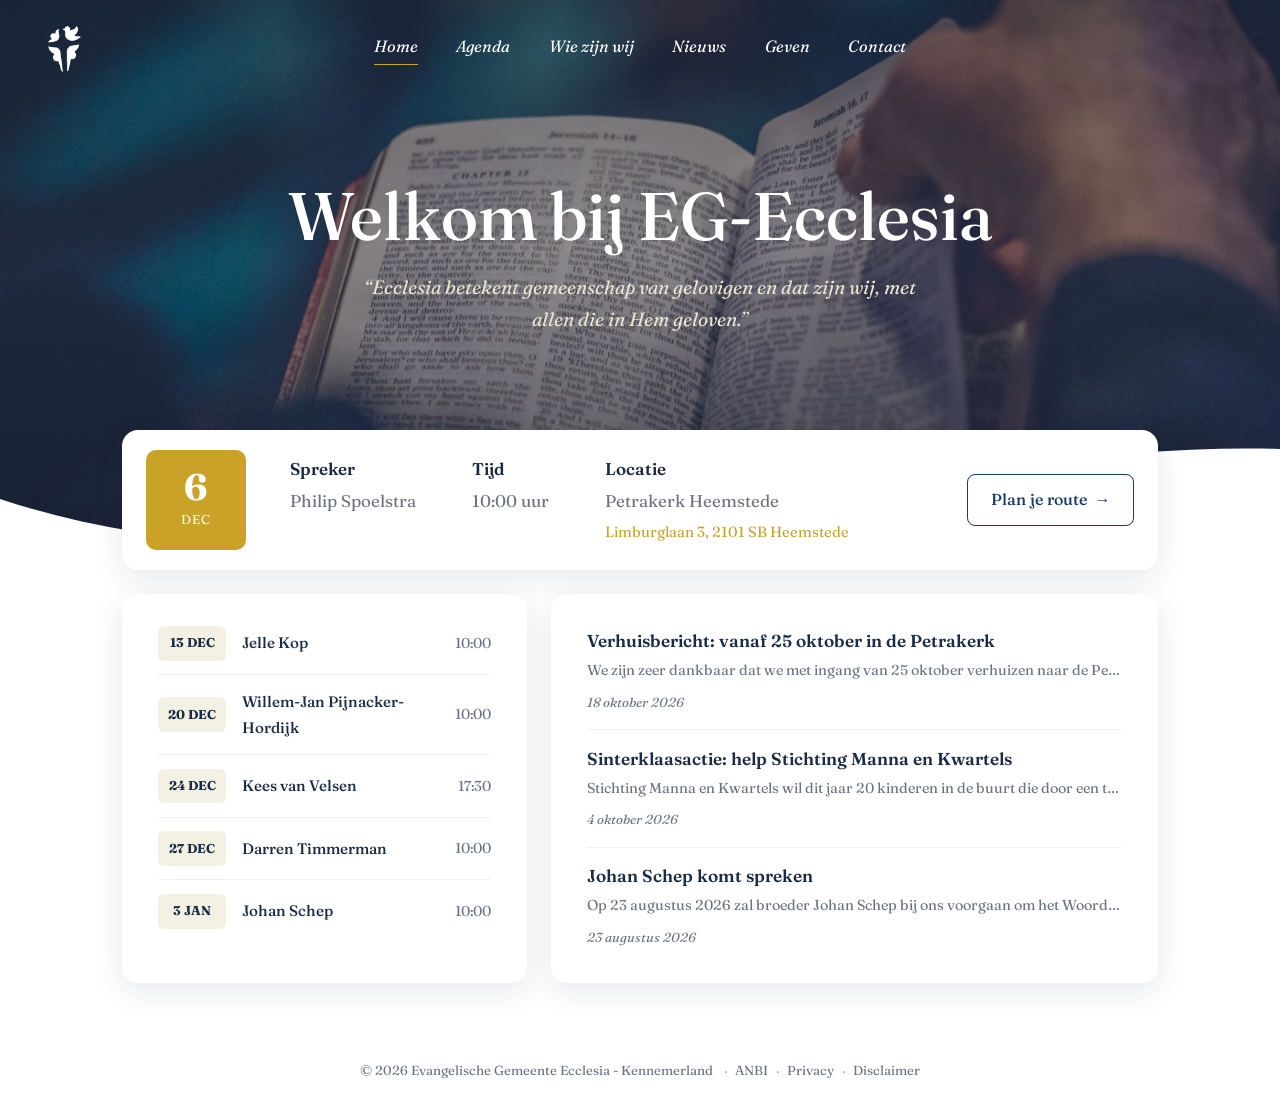
<file: index.html>
<!DOCTYPE html>
<html lang="nl">
<head>
  <meta charset="UTF-8">
  <meta name="viewport" content="width=device-width, initial-scale=1.0">
  <title>Evangelische Gemeente Ecclesia</title>
  <link rel="icon" href="/img/favicon.png" type="image/png">
  <link rel="stylesheet" href="/css/style.css">
</head>
<body>

  <!-- Banner met topmenu (menu wordt door main.js ingevoegd) -->
  <section class="hero">
    <div class="hero-midden">
      <div>
        <h1>Welkom bij EG-Ecclesia</h1>
        <p>&ldquo;Ecclesia betekent gemeenschap van gelovigen en dat zijn wij, met allen die in Hem geloven.&rdquo;</p>
      </div>
    </div>
  </section>

  <main id="inhoud">
    <div class="inhoud">

      <!-- Eerstvolgende samenkomst -->
      <div class="blok samenkomst-blok fade-in fade-in-1" id="samenkomst">
        <p class="laad-tekst">Laden...</p>
      </div>

      <div class="onder-grid">
        <!-- Komende diensten -->
        <div class="blok fade-in fade-in-2" id="agenda-lijst">
          <p class="laad-tekst">Laden...</p>
        </div>

        <!-- Laatste nieuws -->
        <div class="blok fade-in fade-in-3" id="nieuws-lijst">
          <p class="laad-tekst">Laden...</p>
        </div>
      </div>

    </div>
  </main>

  <script src="/js/main.js"></script>
</body>
</html>
</file>
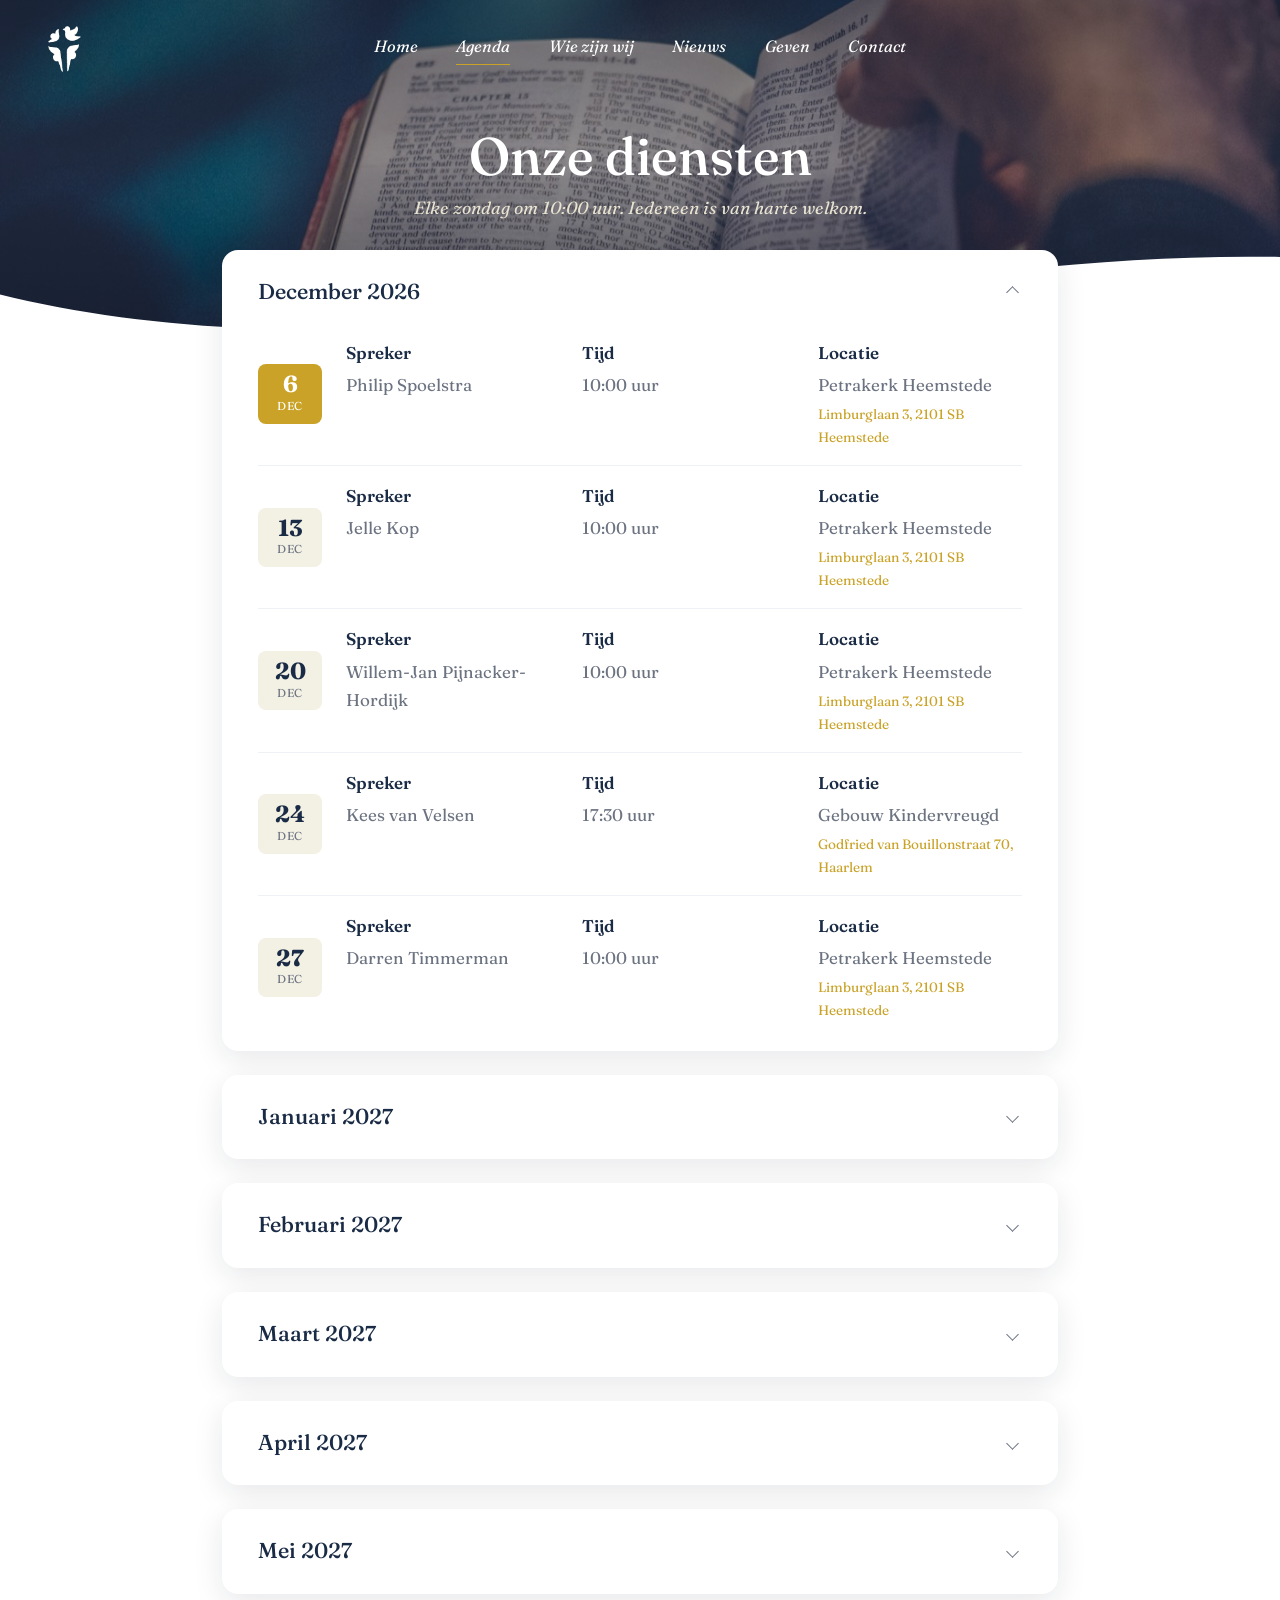
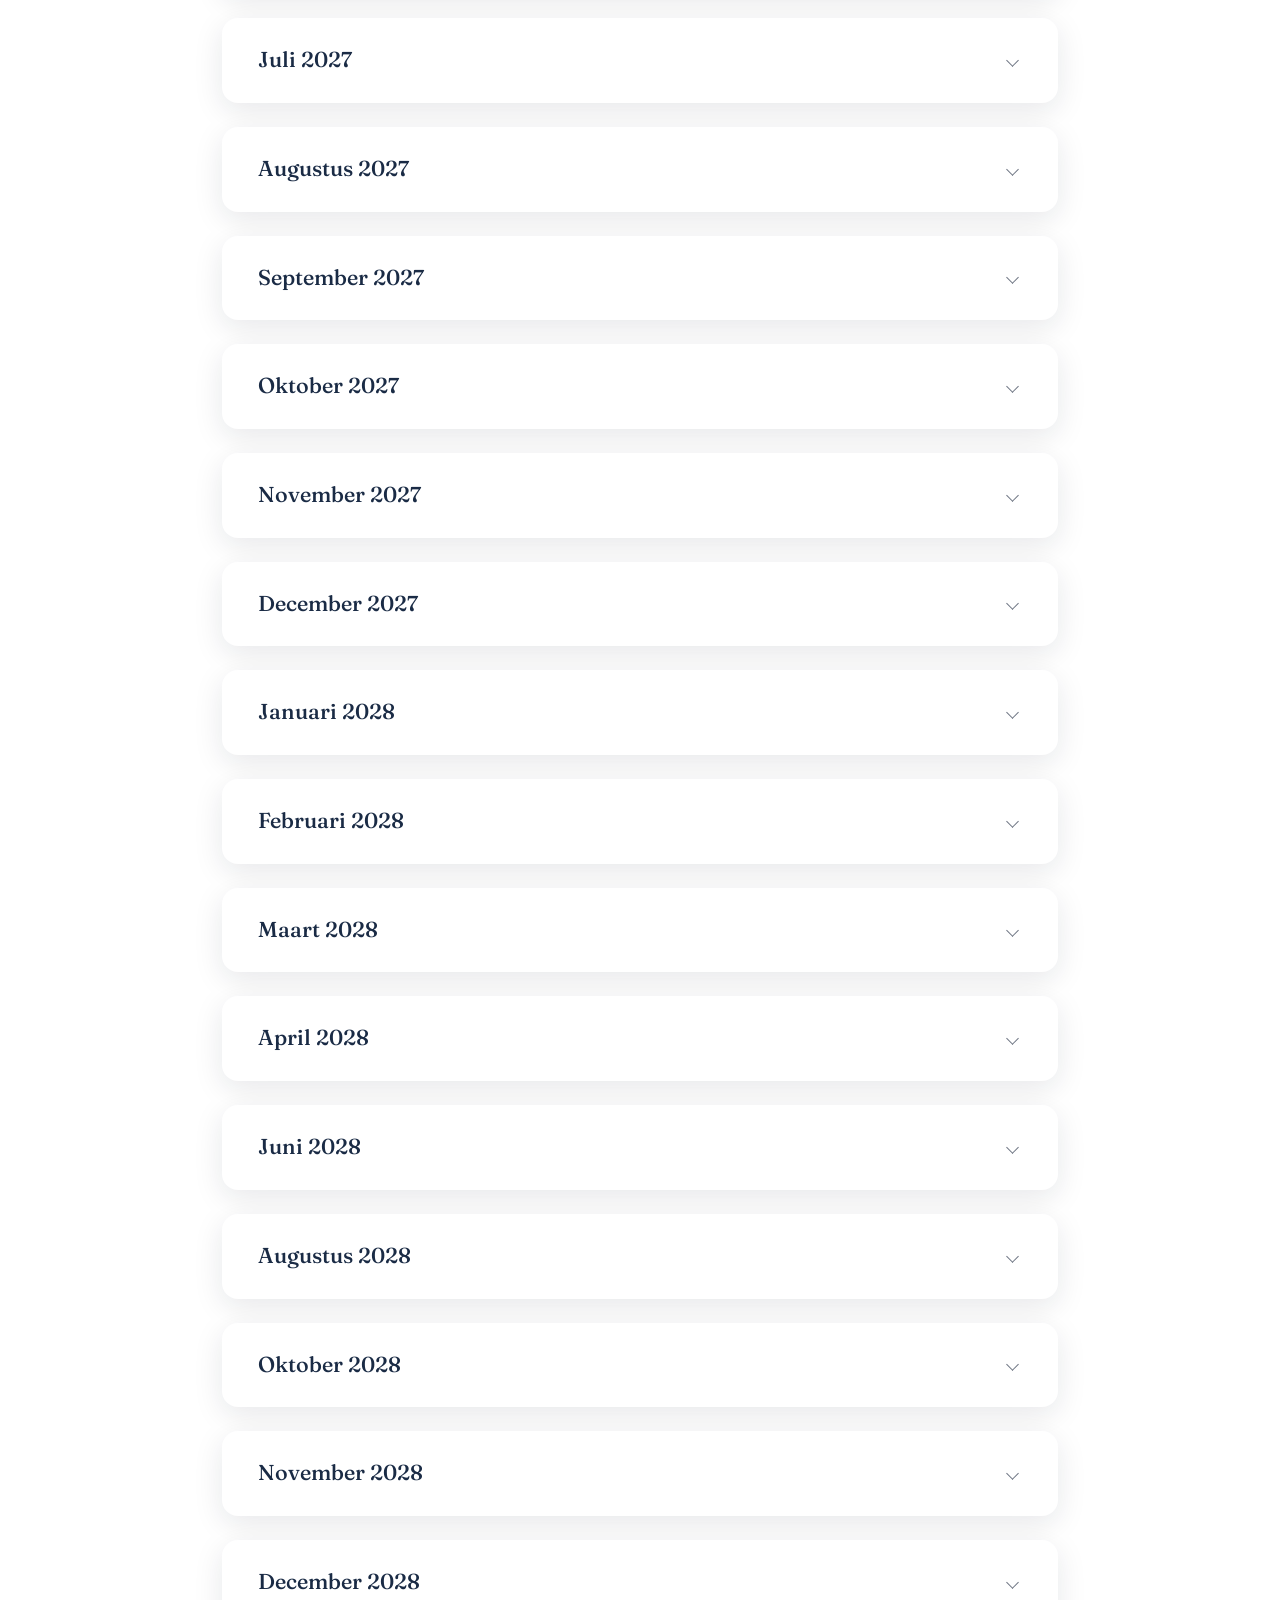
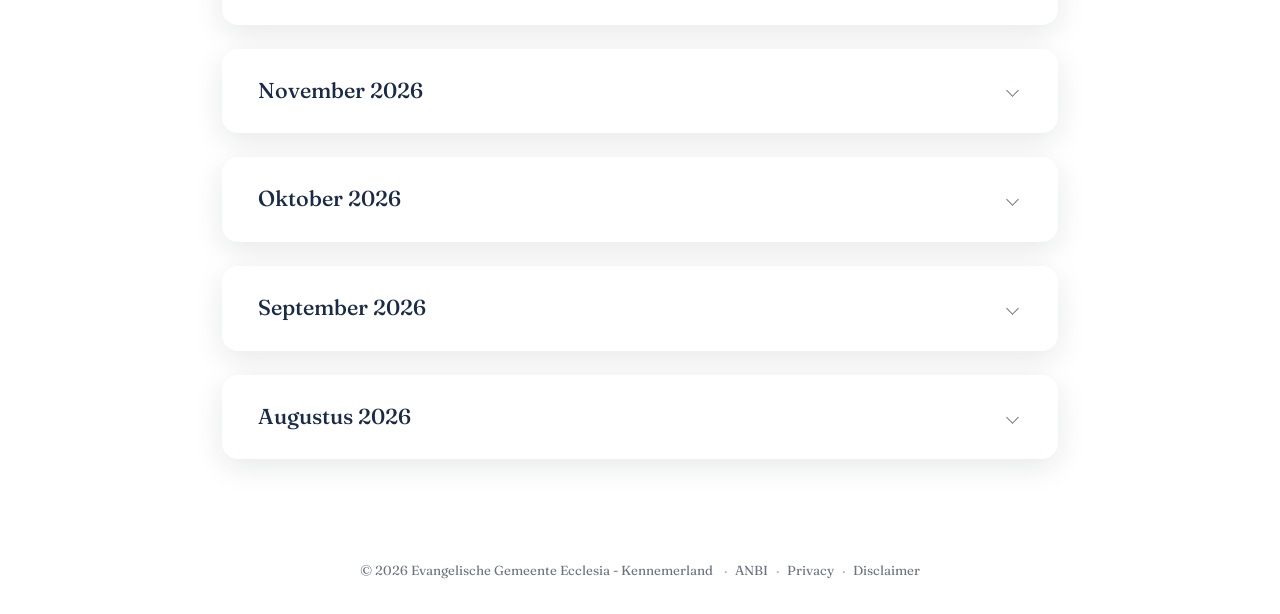
<file: agenda/index.html>
<!DOCTYPE html>
<html lang="nl">
<head>
  <meta charset="UTF-8">
  <meta name="viewport" content="width=device-width, initial-scale=1.0">
  <title>Agenda | Evangelische Gemeente Ecclesia</title>
  <link rel="icon" href="/img/favicon.png" type="image/png">
  <link rel="stylesheet" href="/css/style.css">
</head>
<body>

  <section class="hero hero--pagina">
    <div class="hero-midden">
      <div>
        <h1>Onze diensten</h1>
        <p>Elke zondag om 10:00 uur. Iedereen is van harte welkom.</p>
      </div>
    </div>
  </section>

  <main id="inhoud">
    <div class="pagina-inhoud">

      <div class="pagina-inhoud-smal">
        <div class="agenda-volledig fade-in fade-in-2" id="agenda-container">
          <p class="laad-tekst">Agenda laden...</p>
        </div>
      </div>

    </div>
  </main>

  <script src="/js/main.js"></script>
</body>
</html>
</file>
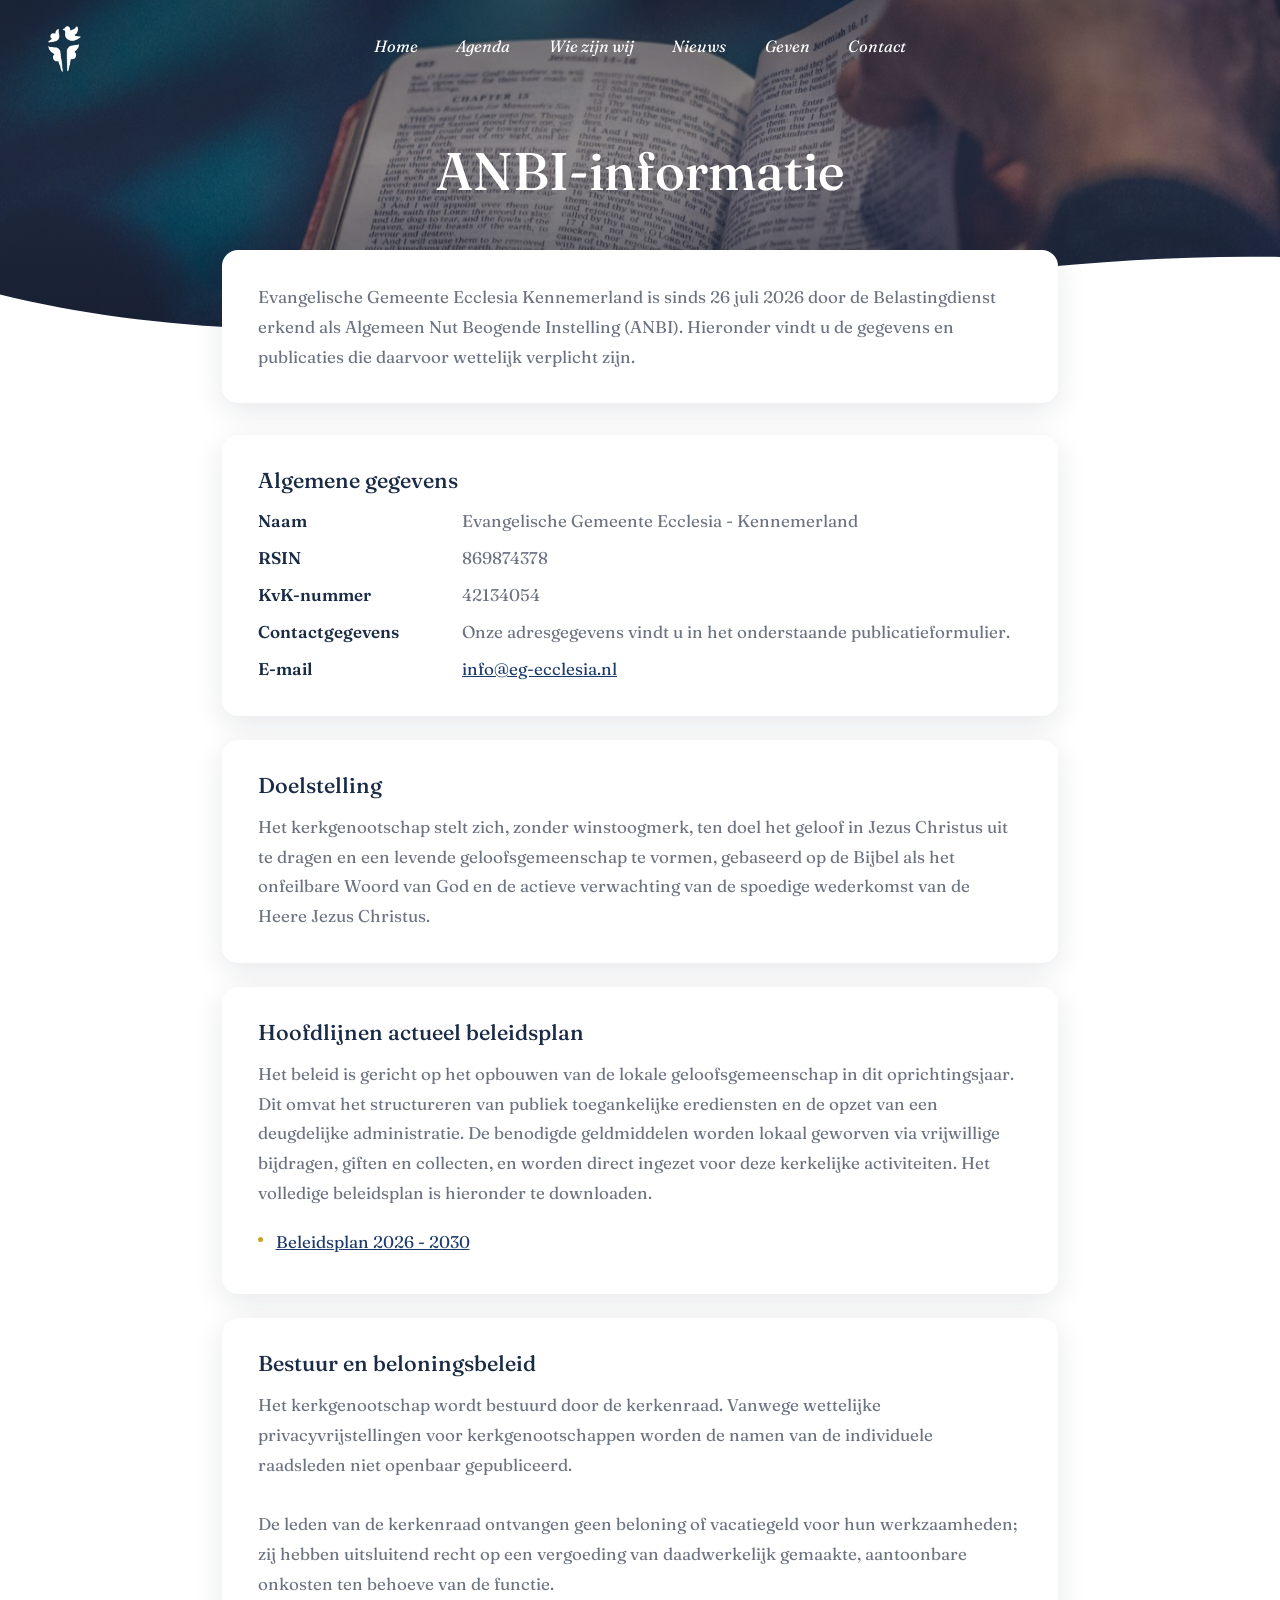
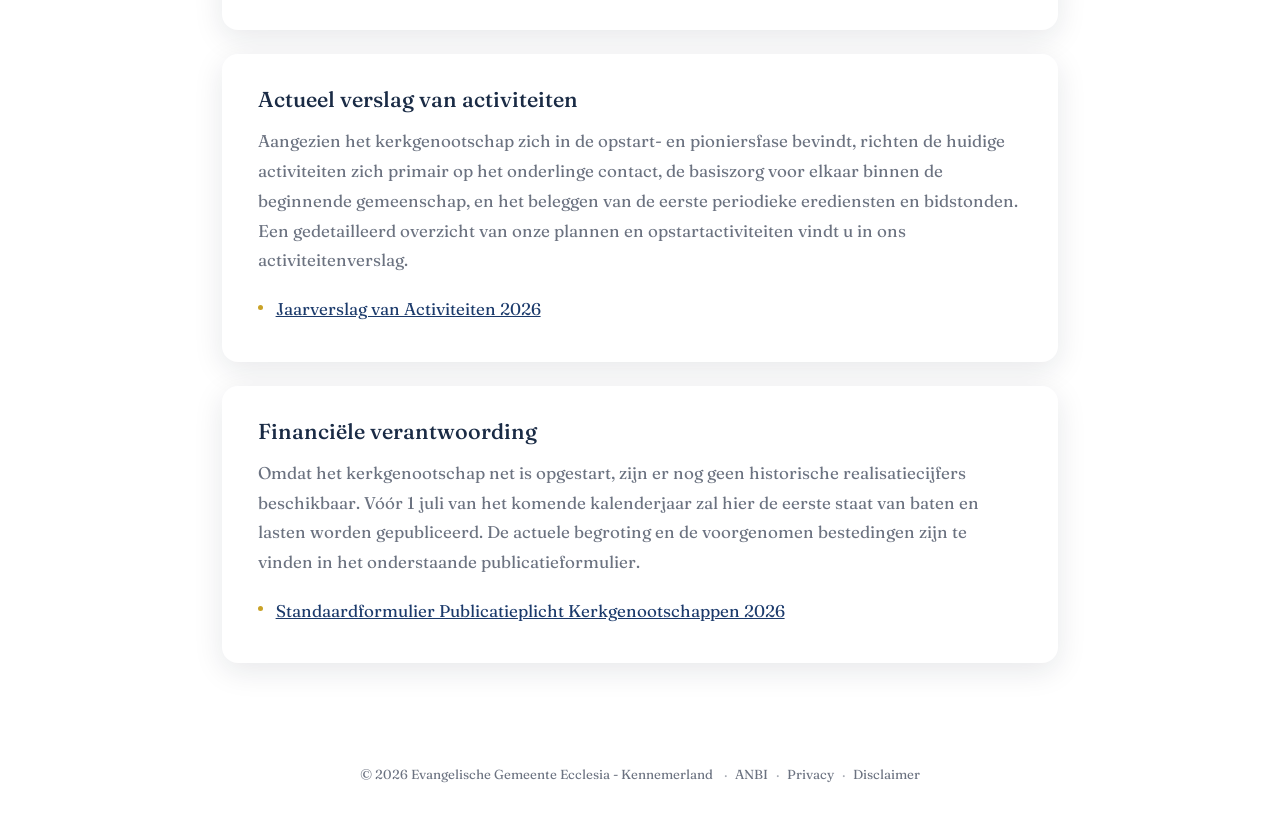
<file: anbi/index.html>
<!DOCTYPE html>
<html lang="nl">
<head>
  <meta charset="UTF-8">
  <meta name="viewport" content="width=device-width, initial-scale=1.0">
  <title>ANBI | Evangelische Gemeente Ecclesia</title>
  <link rel="icon" href="/img/favicon.png" type="image/png">
  <link rel="stylesheet" href="/css/style.css">
</head>
<body>

  <section class="hero hero--pagina">
    <div class="hero-midden">
      <div>
        <h1>ANBI-informatie</h1>
      </div>
    </div>
  </section>

  <main id="inhoud">
    <div class="pagina-inhoud">

      <div class="pagina-inhoud-smal">

        <div class="anbi-inhoud">

        <!-- Intro -->
        <div class="kaart fade-in fade-in-2" style="margin-bottom: 2rem;">
          <div class="kaart-body">
            <p style="color: var(--kleur-tekst-zacht); line-height: 1.75;">
              Evangelische Gemeente Ecclesia Kennemerland is sinds 26 juli 2026 
door de Belastingdienst erkend als Algemeen Nut Beogende Instelling (ANBI).
Hieronder vindt u de gegevens en publicaties die daarvoor wettelijk verplicht zijn.
            </p>
          </div>
        </div>

        <!-- Algemene gegevens -->
        <div class="kaart fade-in fade-in-3" style="margin-bottom: 1.5rem;">
          <div class="kaart-header">
            <h3>Algemene gegevens</h3>
          </div>
          <div class="kaart-body">
            <dl class="anbi-gegevens">
              <dt>Naam</dt>
              <dd>Evangelische Gemeente Ecclesia - Kennemerland</dd>

              <dt>RSIN</dt>
              <dd>869874378</dd>

              <dt>KvK-nummer</dt>
              <dd>42134054</dd>

              <dt>Contactgegevens</dt>
              <dd>Onze adresgegevens vindt u in het onderstaande publicatieformulier.</dd>

              <dt>E-mail</dt>
              <dd><a href="mailto:info@eg-ecclesia.nl">info@eg-ecclesia.nl</a></dd>
            </dl>
          </div>
        </div>

        <!-- Doelstelling en beleid -->
        <div class="kaart fade-in fade-in-3" style="margin-bottom: 1.5rem;">
          <div class="kaart-header">
            <h3>Doelstelling</h3>
          </div>
          <div class="kaart-body">
            <p>
              Het kerkgenootschap stelt zich, zonder winstoogmerk, ten doel het geloof in Jezus
Christus uit te dragen en een levende geloofsgemeenschap te vormen, gebaseerd op de
Bijbel als het onfeilbare Woord van God en de actieve verwachting van de spoedige
wederkomst van de Heere Jezus Christus.
            </p>
          </div>
        </div>

        <div class="kaart fade-in fade-in-3" style="margin-bottom: 1.5rem;">
          <div class="kaart-header">
            <h3>Hoofdlijnen actueel beleidsplan</h3>
          </div>
          <div class="kaart-body">
            <p>
              Het beleid is gericht op het opbouwen van de lokale geloofsgemeenschap in dit
oprichtingsjaar. Dit omvat het structureren van publiek toegankelijke erediensten en de opzet
van een deugdelijke administratie. De benodigde geldmiddelen worden lokaal geworven via
vrijwillige bijdragen, giften en collecten, en worden direct ingezet voor deze kerkelijke
activiteiten. Het volledige beleidsplan is hieronder te downloaden.
            </p>
            <ul class="anbi-documenten-lijst">
              <li><a href="/anbi/Beleidsplan%202026%20-%202030.pdf" target="_blank" rel="noopener">Beleidsplan 2026 - 2030</a></li>
            </ul>
          </div>
        </div>

        <!-- Beloningsbeleid -->
        <div class="kaart fade-in fade-in-3" style="margin-bottom: 1.5rem;">
          <div class="kaart-header">
            <h3>Bestuur en beloningsbeleid</h3>
          </div>
          <div class="kaart-body">
            <p>
             Het kerkgenootschap wordt bestuurd door de kerkenraad. Vanwege wettelijke privacyvrijstellingen voor kerkgenootschappen worden de namen van de individuele raadsleden niet
openbaar gepubliceerd. <br><br> De leden van de kerkenraad ontvangen geen beloning of vacatiegeld voor hun
werkzaamheden; zij hebben uitsluitend recht op een vergoeding van daadwerkelijk
gemaakte, aantoonbare onkosten ten behoeve van de functie.
            </p>
          </div>
        </div>

        <!-- Actueel verslag van activiteiten -->
        <div class="kaart fade-in fade-in-3" style="margin-bottom: 1.5rem;">
          <div class="kaart-header">
            <h3>Actueel verslag van activiteiten</h3>
          </div>
          <div class="kaart-body">
            <p>
              Aangezien het kerkgenootschap zich in de opstart- en pioniersfase bevindt, richten de
huidige activiteiten zich primair op het onderlinge contact, de basiszorg voor elkaar binnen
de beginnende gemeenschap, en het beleggen van de eerste periodieke erediensten en
bidstonden. Een gedetailleerd overzicht van onze plannen en opstartactiviteiten vindt u in
ons activiteitenverslag.
            </p>
            <ul class="anbi-documenten-lijst">
              <li><a href="/anbi/Jaarverslag%20van%20Activiteiten%202026.pdf" target="_blank" rel="noopener">Jaarverslag van Activiteiten 2026</a></li>
            </ul>
          </div>
        </div>

        <!-- Financiële verantwoording -->
        <div class="kaart fade-in fade-in-3" style="margin-bottom: 1.5rem;">
          <div class="kaart-header">
            <h3>Financiële verantwoording</h3>
          </div>
          <div class="kaart-body">
            <p>
              Omdat het kerkgenootschap net is opgestart, zijn er nog geen historische realisatiecijfers
beschikbaar. Vóór 1 juli van het komende kalenderjaar zal hier de eerste staat van baten en
lasten worden gepubliceerd. De actuele begroting en de voorgenomen bestedingen zijn te
vinden in het onderstaande publicatieformulier.
            </p>
            <ul class="anbi-documenten-lijst">
              <li><a href="/anbi/Standaardformulier%20Publicatieplicht%20Kerkgenootschappen2026.pdf" target="_blank" rel="noopener">Standaardformulier Publicatieplicht Kerkgenootschappen 2026</a></li>
            </ul>
          </div>
        </div>

        </div>

      </div>

    </div>
  </main>

  <script src="/js/main.js"></script>
</body>
</html>
</file>
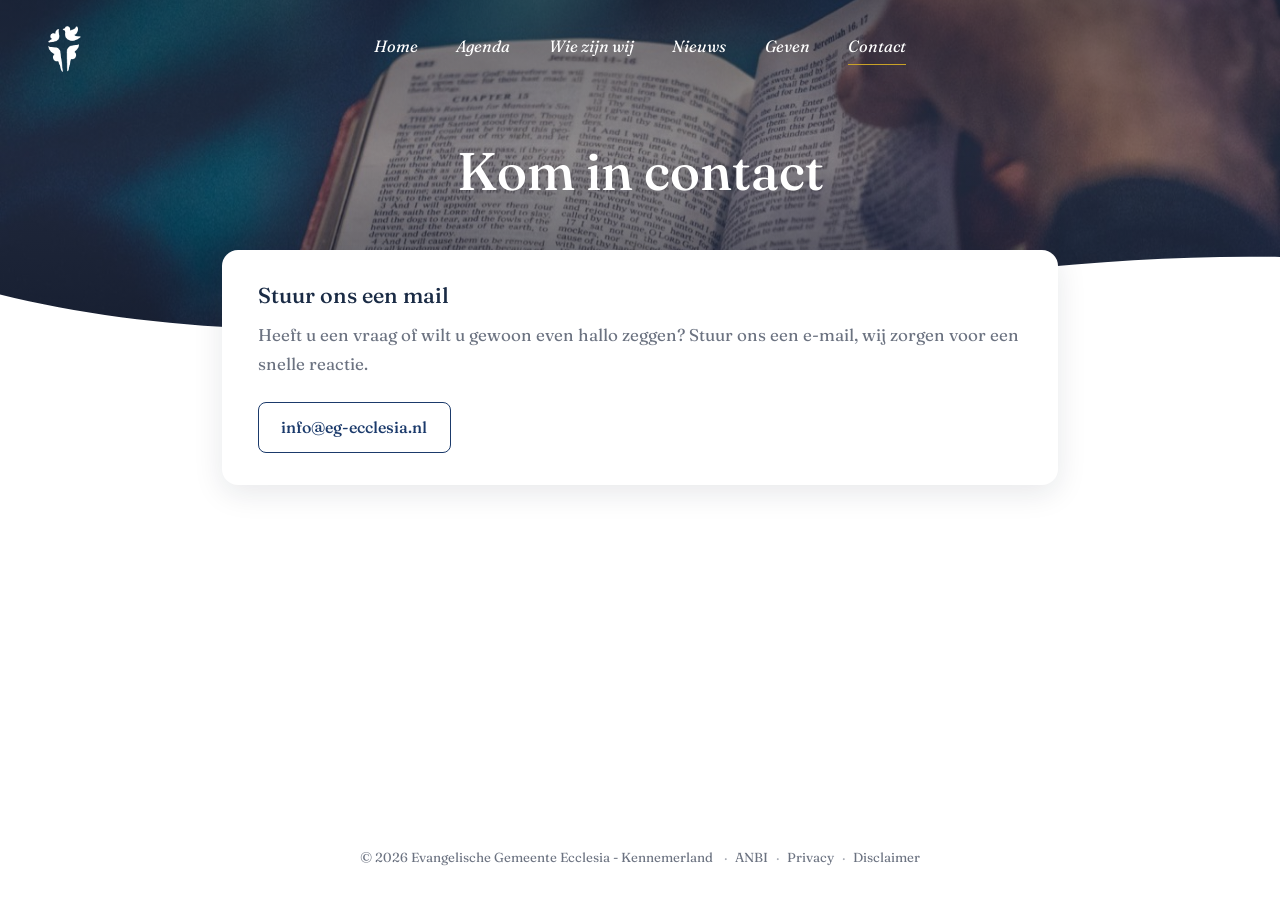
<file: contact/index.html>
<!DOCTYPE html>
<html lang="nl">
<head>
  <meta charset="UTF-8">
  <meta name="viewport" content="width=device-width, initial-scale=1.0">
  <title>Contact | Evangelische Gemeente Ecclesia</title>
  <link rel="icon" href="/img/favicon.png" type="image/png">
  <link rel="stylesheet" href="/css/style.css">
</head>
<body>

  <section class="hero hero--pagina">
    <div class="hero-midden">
      <div>
        <h1>Kom in contact</h1>
      </div>
    </div>
  </section>

  <main id="inhoud">
    <div class="pagina-inhoud">

      <div class="pagina-inhoud-smal">

        <!-- Contact grid -->
        <div class="contact-grid fade-in fade-in-2">

          <!-- Mail ons -->
          <div class="contact-formulier mail-ons mail-ons--breed">
            <h3>Stuur ons een mail</h3>
            <p>Heeft u een vraag of wilt u gewoon even hallo zeggen? Stuur ons een e-mail, wij zorgen voor een snelle reactie.</p>
            <a href="mailto:info@eg-ecclesia.nl" class="mail-knop">
              info@eg-ecclesia.nl
            </a>
          </div>

        </div>

      </div>
    </div>
  </main>

  <script src="/js/main.js"></script>
</body>
</html>
</file>
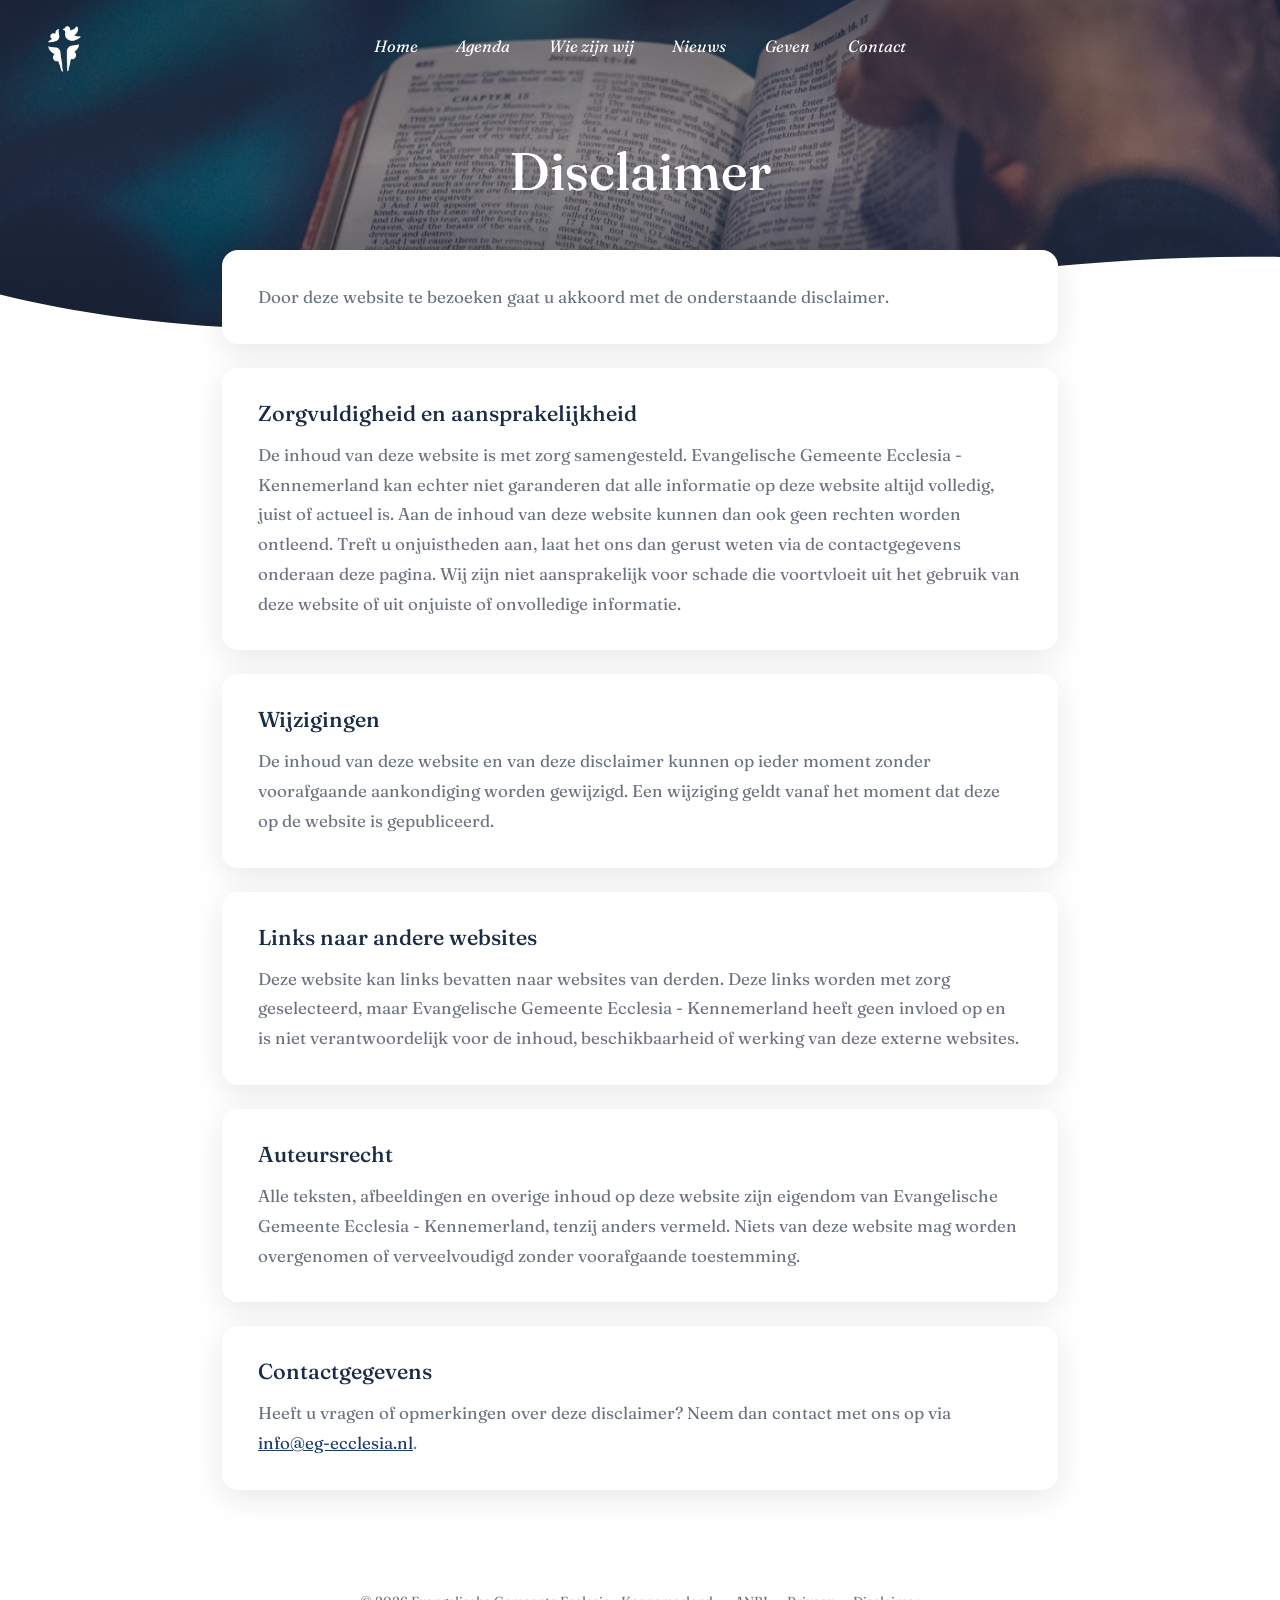
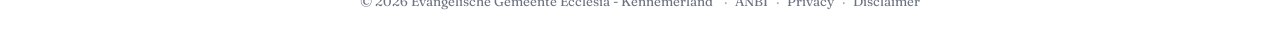
<file: disclaimer/index.html>
<!DOCTYPE html>
<html lang="nl">
<head>
  <meta charset="UTF-8">
  <meta name="viewport" content="width=device-width, initial-scale=1.0">
  <title>Disclaimer | Evangelische Gemeente Ecclesia</title>
  <link rel="icon" href="/img/favicon.png" type="image/png">
  <link rel="stylesheet" href="/css/style.css">
</head>
<body>

  <section class="hero hero--pagina">
    <div class="hero-midden">
      <div>
        <h1>Disclaimer</h1>
      </div>
    </div>
  </section>

  <main id="inhoud">
    <div class="pagina-inhoud">

      <div class="pagina-inhoud-smal">

        <div class="anbi-inhoud">

        <!-- Intro -->
        <div class="kaart fade-in fade-in-2" style="margin-bottom: 1.5rem;">
          <div class="kaart-body">
            <p style="color: var(--kleur-tekst-zacht); line-height: 1.75;">
              Door deze website te bezoeken gaat u akkoord met de onderstaande disclaimer.
            </p>
          </div>
        </div>

        <!-- Zorgvuldigheid en aansprakelijkheid -->
        <div class="kaart fade-in fade-in-3" style="margin-bottom: 1.5rem;">
          <div class="kaart-header">
            <h3>Zorgvuldigheid en aansprakelijkheid</h3>
          </div>
          <div class="kaart-body">
            <p>
              De inhoud van deze website is met zorg samengesteld. Evangelische Gemeente Ecclesia
- Kennemerland kan echter niet garanderen dat alle informatie op deze website altijd
volledig, juist of actueel is. Aan de inhoud van deze website kunnen dan ook geen rechten
worden ontleend. Treft u onjuistheden aan, laat het ons dan gerust weten via de
contactgegevens onderaan deze pagina. Wij zijn niet aansprakelijk voor schade die
voortvloeit uit het gebruik van deze website of uit onjuiste of onvolledige informatie.
            </p>
          </div>
        </div>

        <!-- Wijzigingen -->
        <div class="kaart fade-in fade-in-3" style="margin-bottom: 1.5rem;">
          <div class="kaart-header">
            <h3>Wijzigingen</h3>
          </div>
          <div class="kaart-body">
            <p>
              De inhoud van deze website en van deze disclaimer kunnen op ieder moment zonder
voorafgaande aankondiging worden gewijzigd. Een wijziging geldt vanaf het moment dat
deze op de website is gepubliceerd.
            </p>
          </div>
        </div>

        <!-- Links naar derden -->
        <div class="kaart fade-in fade-in-3" style="margin-bottom: 1.5rem;">
          <div class="kaart-header">
            <h3>Links naar andere websites</h3>
          </div>
          <div class="kaart-body">
            <p>
              Deze website kan links bevatten naar websites van derden. Deze links worden met zorg
geselecteerd, maar Evangelische Gemeente Ecclesia - Kennemerland heeft geen invloed op
en is niet verantwoordelijk voor de inhoud, beschikbaarheid of werking van deze externe
websites.
            </p>
          </div>
        </div>

        <!-- Auteursrecht -->
        <div class="kaart fade-in fade-in-3" style="margin-bottom: 1.5rem;">
          <div class="kaart-header">
            <h3>Auteursrecht</h3>
          </div>
          <div class="kaart-body">
            <p>
              Alle teksten, afbeeldingen en overige inhoud op deze website zijn eigendom van
Evangelische Gemeente Ecclesia - Kennemerland, tenzij anders vermeld. Niets van deze
website mag worden overgenomen of verveelvoudigd zonder voorafgaande toestemming.
            </p>
          </div>
        </div>

        <!-- Contactgegevens -->
        <div class="kaart fade-in fade-in-3" style="margin-bottom: 1.5rem;">
          <div class="kaart-header">
            <h3>Contactgegevens</h3>
          </div>
          <div class="kaart-body">
            <p>
              Heeft u vragen of opmerkingen over deze disclaimer? Neem dan contact met ons op via
              <a href="mailto:info@eg-ecclesia.nl">info@eg-ecclesia.nl</a>.
            </p>
          </div>
        </div>

        </div>

      </div>

    </div>
  </main>

  <script src="/js/main.js"></script>
</body>
</html>
</file>
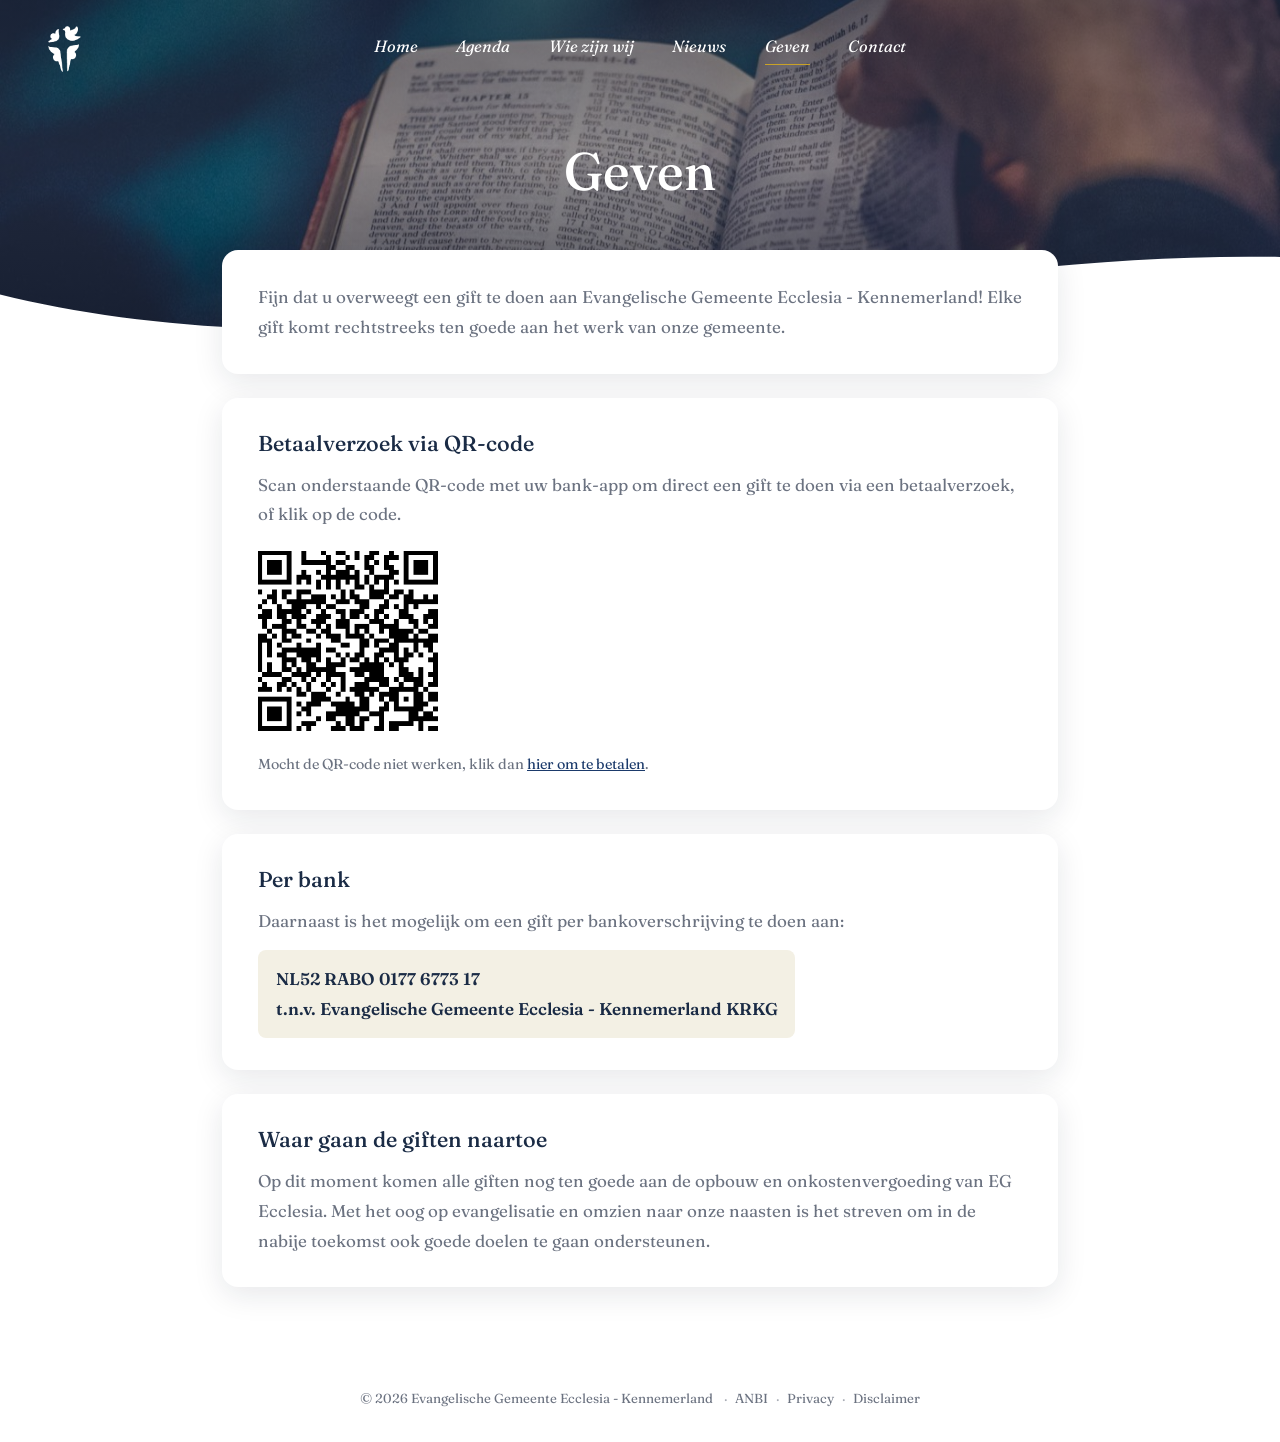
<file: geven/index.html>
<!DOCTYPE html>
<html lang="nl">
<head>
  <meta charset="UTF-8">
  <meta name="viewport" content="width=device-width, initial-scale=1.0">
  <title>Geven | Evangelische Gemeente Ecclesia</title>
  <link rel="icon" href="/img/favicon.png" type="image/png">
  <link rel="stylesheet" href="/css/style.css">
</head>
<body>

  <section class="hero hero--pagina">
    <div class="hero-midden">
      <div>
        <h1>Geven</h1>
      </div>
    </div>
  </section>

  <main id="inhoud">
    <div class="pagina-inhoud">

      <div class="pagina-inhoud-smal">

        <!-- Intro -->
        <div class="kaart fade-in fade-in-2" style="margin-bottom: 1.5rem;">
          <div class="kaart-body">
            <p style="color: var(--kleur-tekst-zacht); line-height: 1.75;">
              Fijn dat u overweegt een gift te doen aan Evangelische Gemeente Ecclesia -
Kennemerland! Elke gift komt rechtstreeks ten goede aan het werk van onze gemeente.
            </p>
          </div>
        </div>

        <!-- QR code / betaalverzoek -->
        <div class="kaart fade-in fade-in-3" style="margin-bottom: 1.5rem;">
          <div class="kaart-header">
            <h3>Betaalverzoek via QR-code</h3>
          </div>
          <div class="kaart-body">
            <p>
              Scan onderstaande QR-code met uw bank-app om direct een gift te doen via een
betaalverzoek, of klik op de code.
            </p>
            <a href="https://betaalverzoek.rabobank.nl/betaalverzoek/?id=unjxVDycSgaZN1B7ME2-VA" target="_blank" rel="noopener" class="geven-qr-link">
              <img src="/img/geven-qr-code.png" alt="QR-code voor betaalverzoek" class="geven-qr-code">
            </a>
            <p class="geven-qr-fallback">
              Mocht de QR-code niet werken, klik dan
              <a href="https://betaalverzoek.rabobank.nl/betaalverzoek/?id=unjxVDycSgaZN1B7ME2-VA" target="_blank" rel="noopener">hier om te betalen</a>.
            </p>
          </div>
        </div>

        <!-- Per bank -->
        <div class="kaart fade-in fade-in-3" style="margin-bottom: 1.5rem;">
          <div class="kaart-header">
            <h3>Per bank</h3>
          </div>
          <div class="kaart-body">
            <p>
              Daarnaast is het mogelijk om een gift per bankoverschrijving te doen aan:
            </p>
            <p class="geven-rekening">
              NL52 RABO 0177 6773 17<br>
              t.n.v. Evangelische Gemeente Ecclesia - Kennemerland KRKG
            </p>
          </div>
        </div>

        <!-- Bestemming van de giften -->
        <div class="kaart fade-in fade-in-3" style="margin-bottom: 1.5rem;">
          <div class="kaart-header">
            <h3>Waar gaan de giften naartoe</h3>
          </div>
          <div class="kaart-body">
            <p>
              Op dit moment komen alle giften nog ten goede aan de opbouw en
onkostenvergoeding van EG Ecclesia. Met het oog op evangelisatie en omzien naar onze
naasten is het streven om in de nabije toekomst ook goede doelen te gaan ondersteunen.
            </p>
          </div>
        </div>

      </div>

    </div>
  </main>

  <script src="/js/main.js"></script>
</body>
</html>
</file>
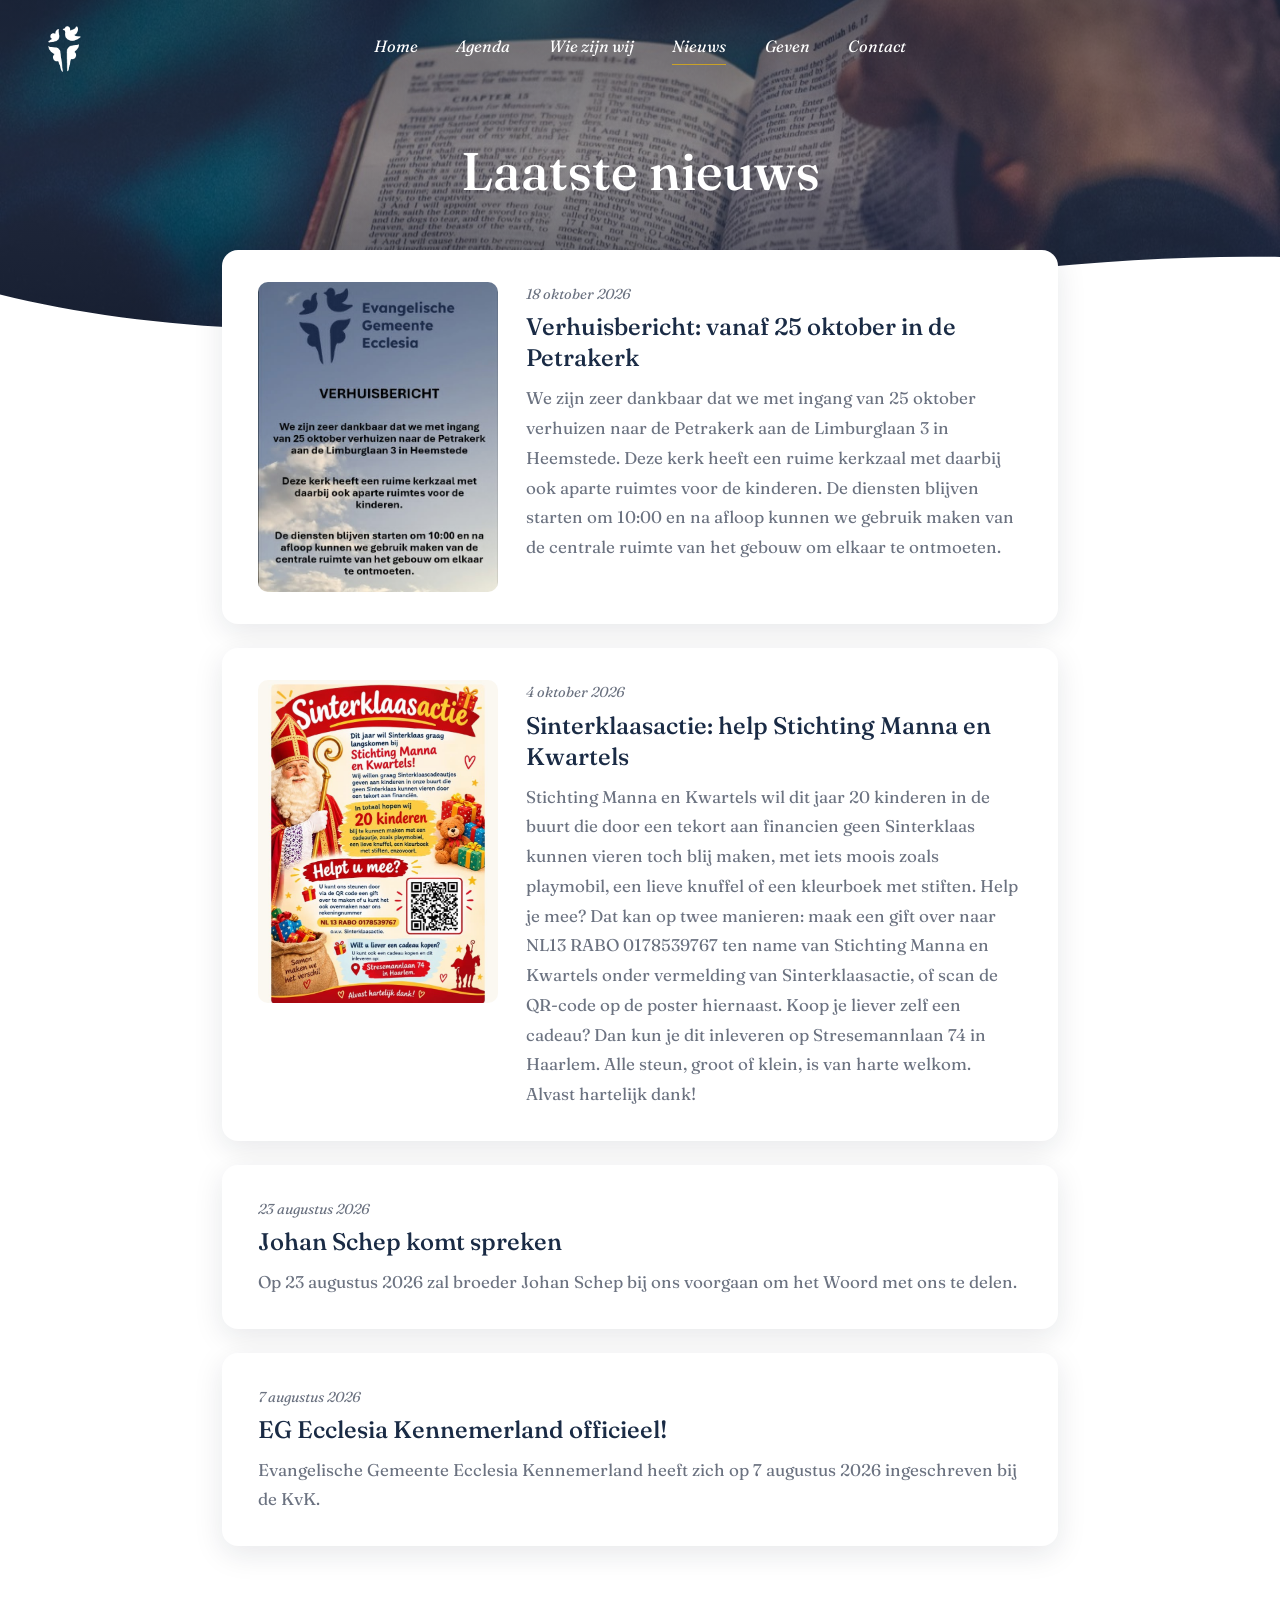
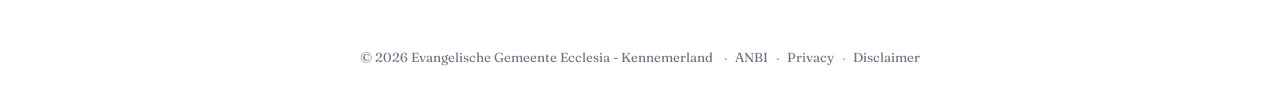
<file: nieuws/index.html>
<!DOCTYPE html>
<html lang="nl">
<head>
  <meta charset="UTF-8">
  <meta name="viewport" content="width=device-width, initial-scale=1.0">
  <title>Nieuws | Evangelische Gemeente Ecclesia</title>
  <link rel="icon" href="/img/favicon.png" type="image/png">
  <link rel="stylesheet" href="/css/style.css">
</head>
<body>

  <section class="hero hero--pagina">
    <div class="hero-midden">
      <div>
        <h1>Laatste nieuws</h1>
      </div>
    </div>
  </section>

  <main id="inhoud">
    <div class="pagina-inhoud">

      <div class="pagina-inhoud-smal">
        <div class="nieuws-grid fade-in fade-in-2" id="nieuws-container">
          <p class="laad-tekst">Nieuws laden...</p>
        </div>
      </div>

    </div>
  </main>

  <script src="/js/main.js"></script>
</body>
</html>
</file>
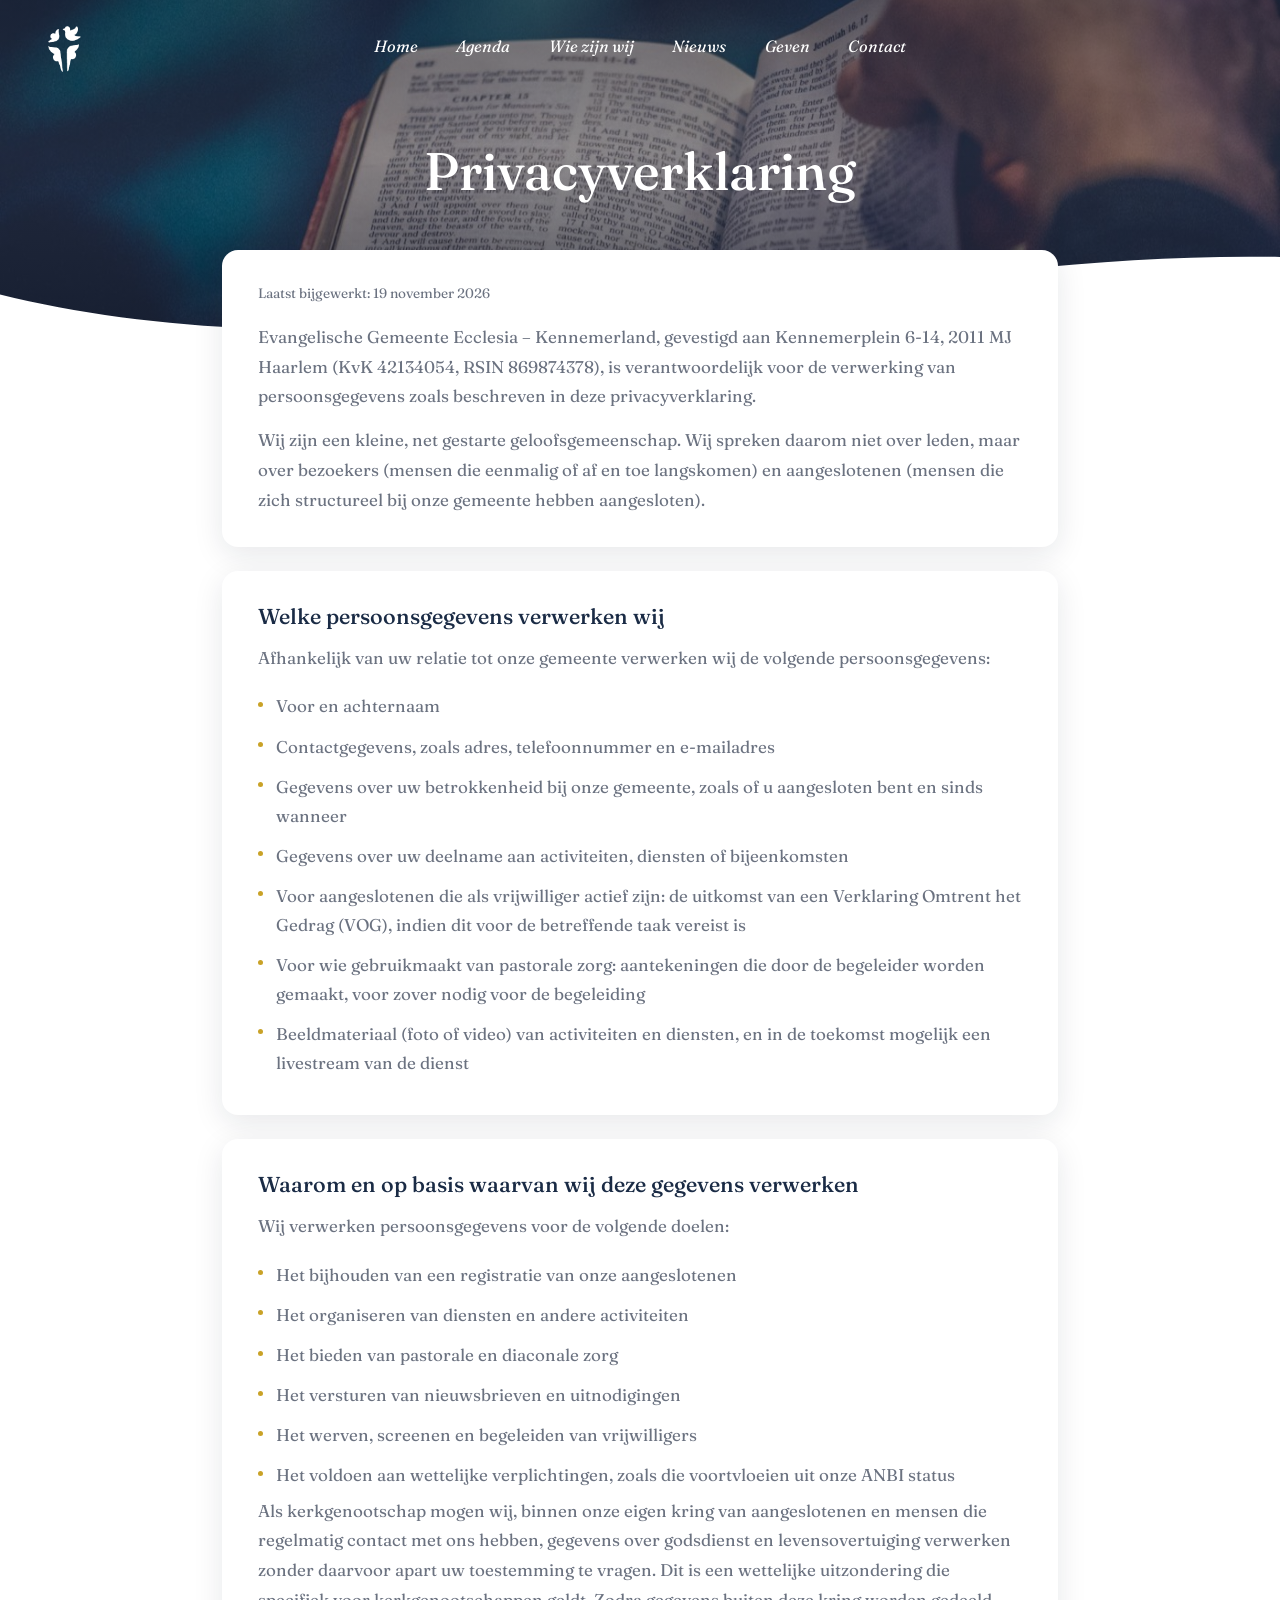
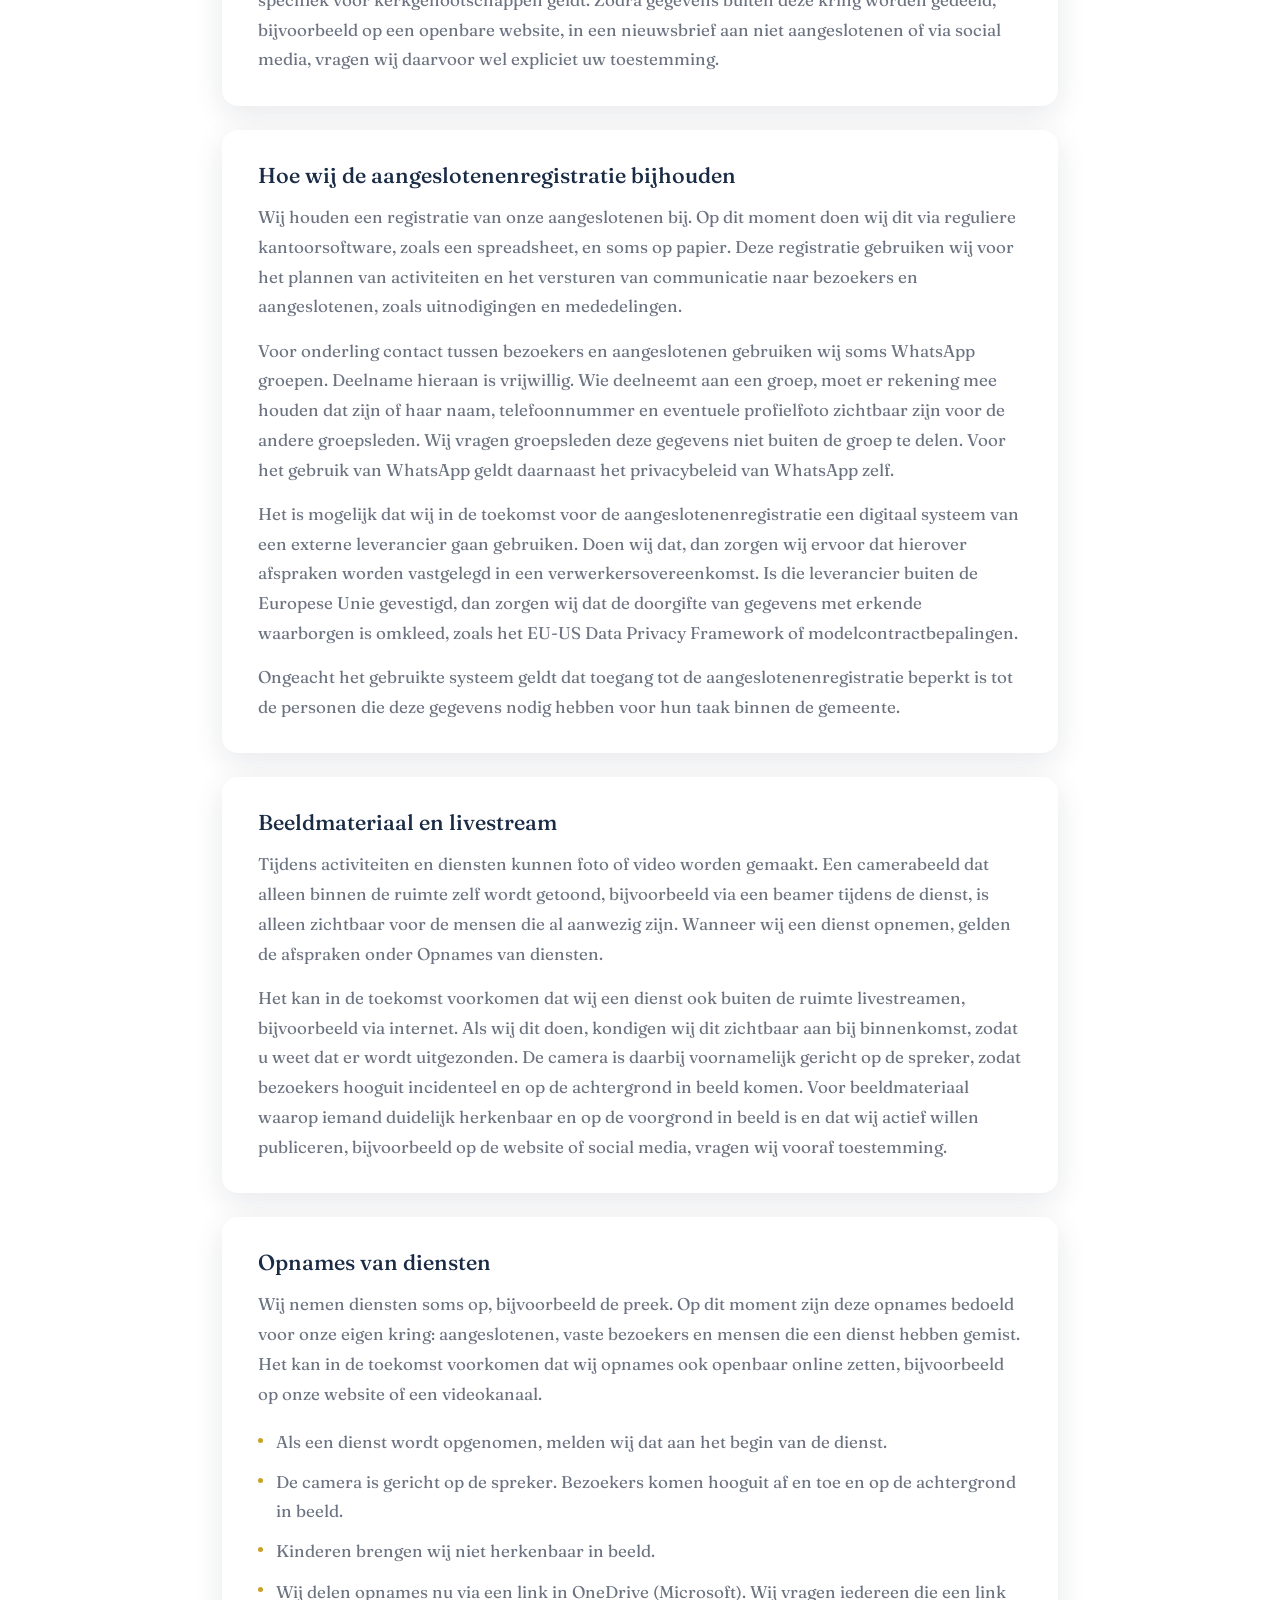
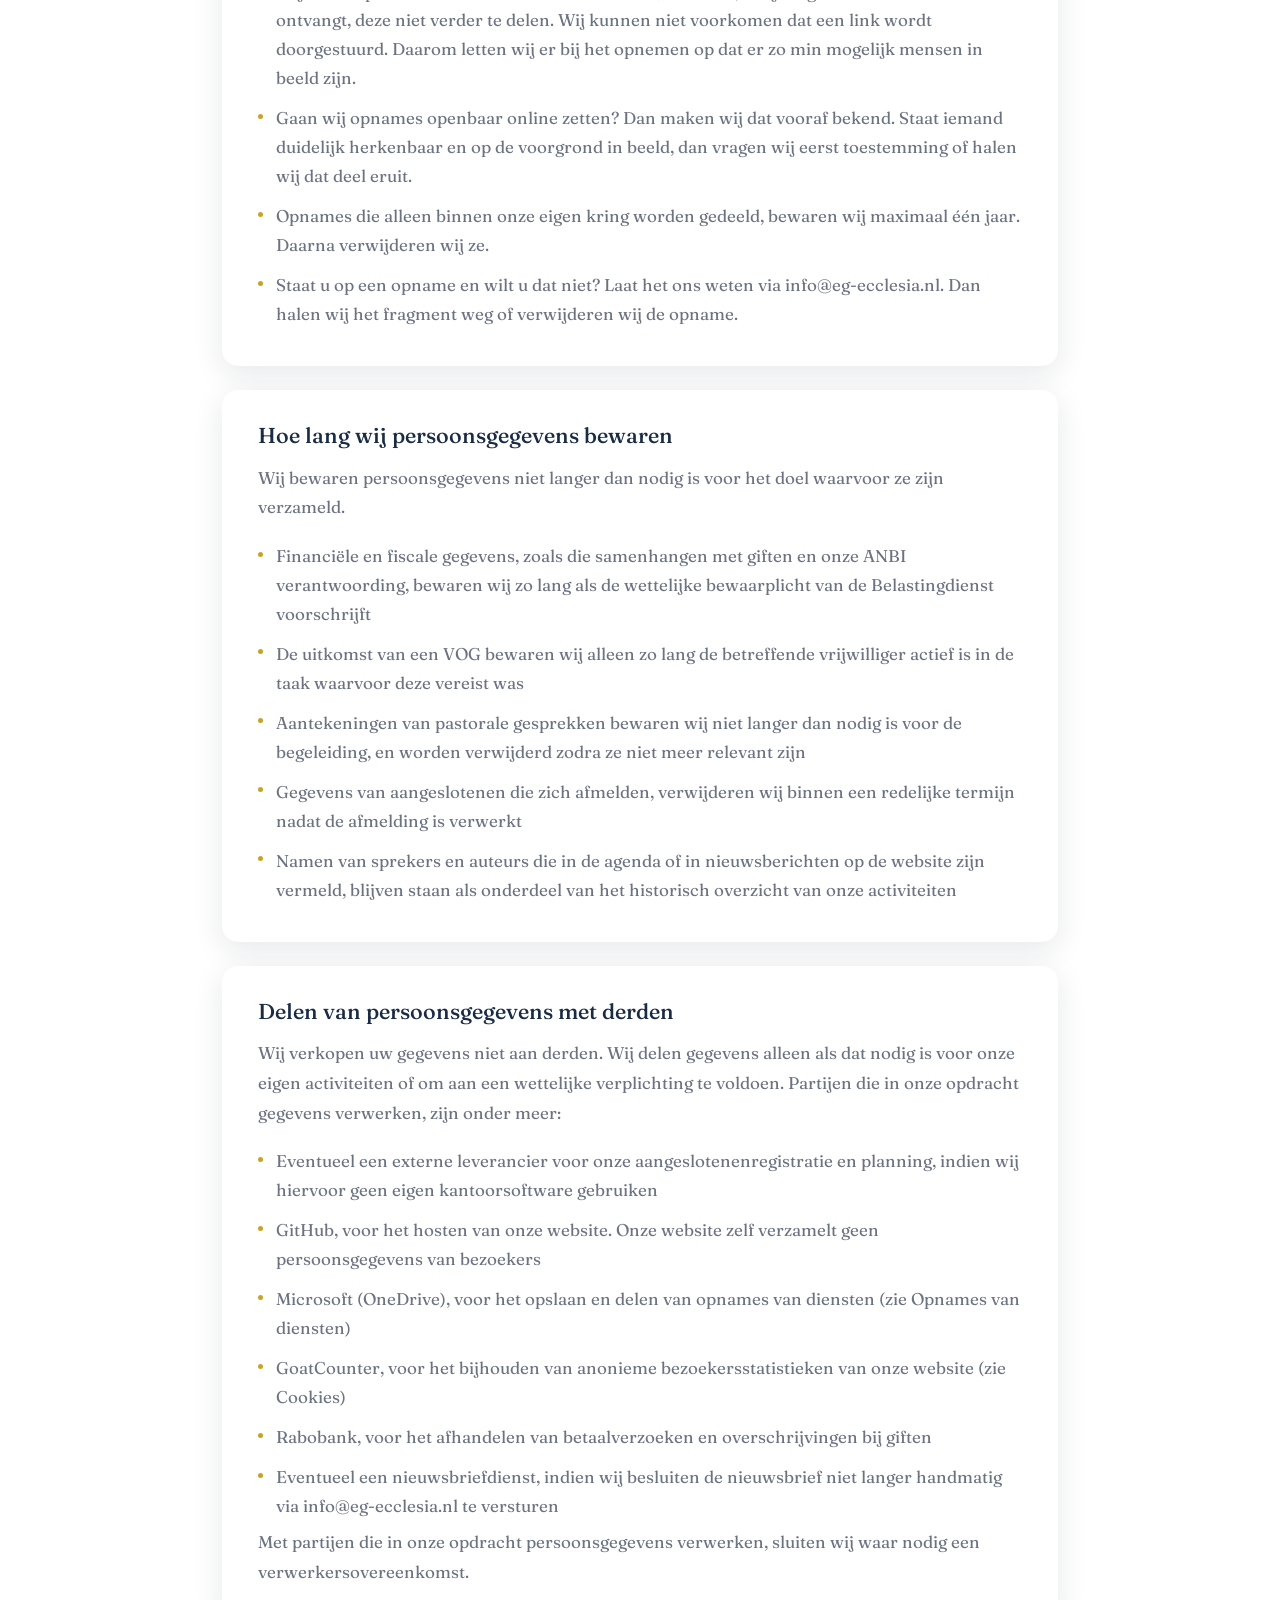
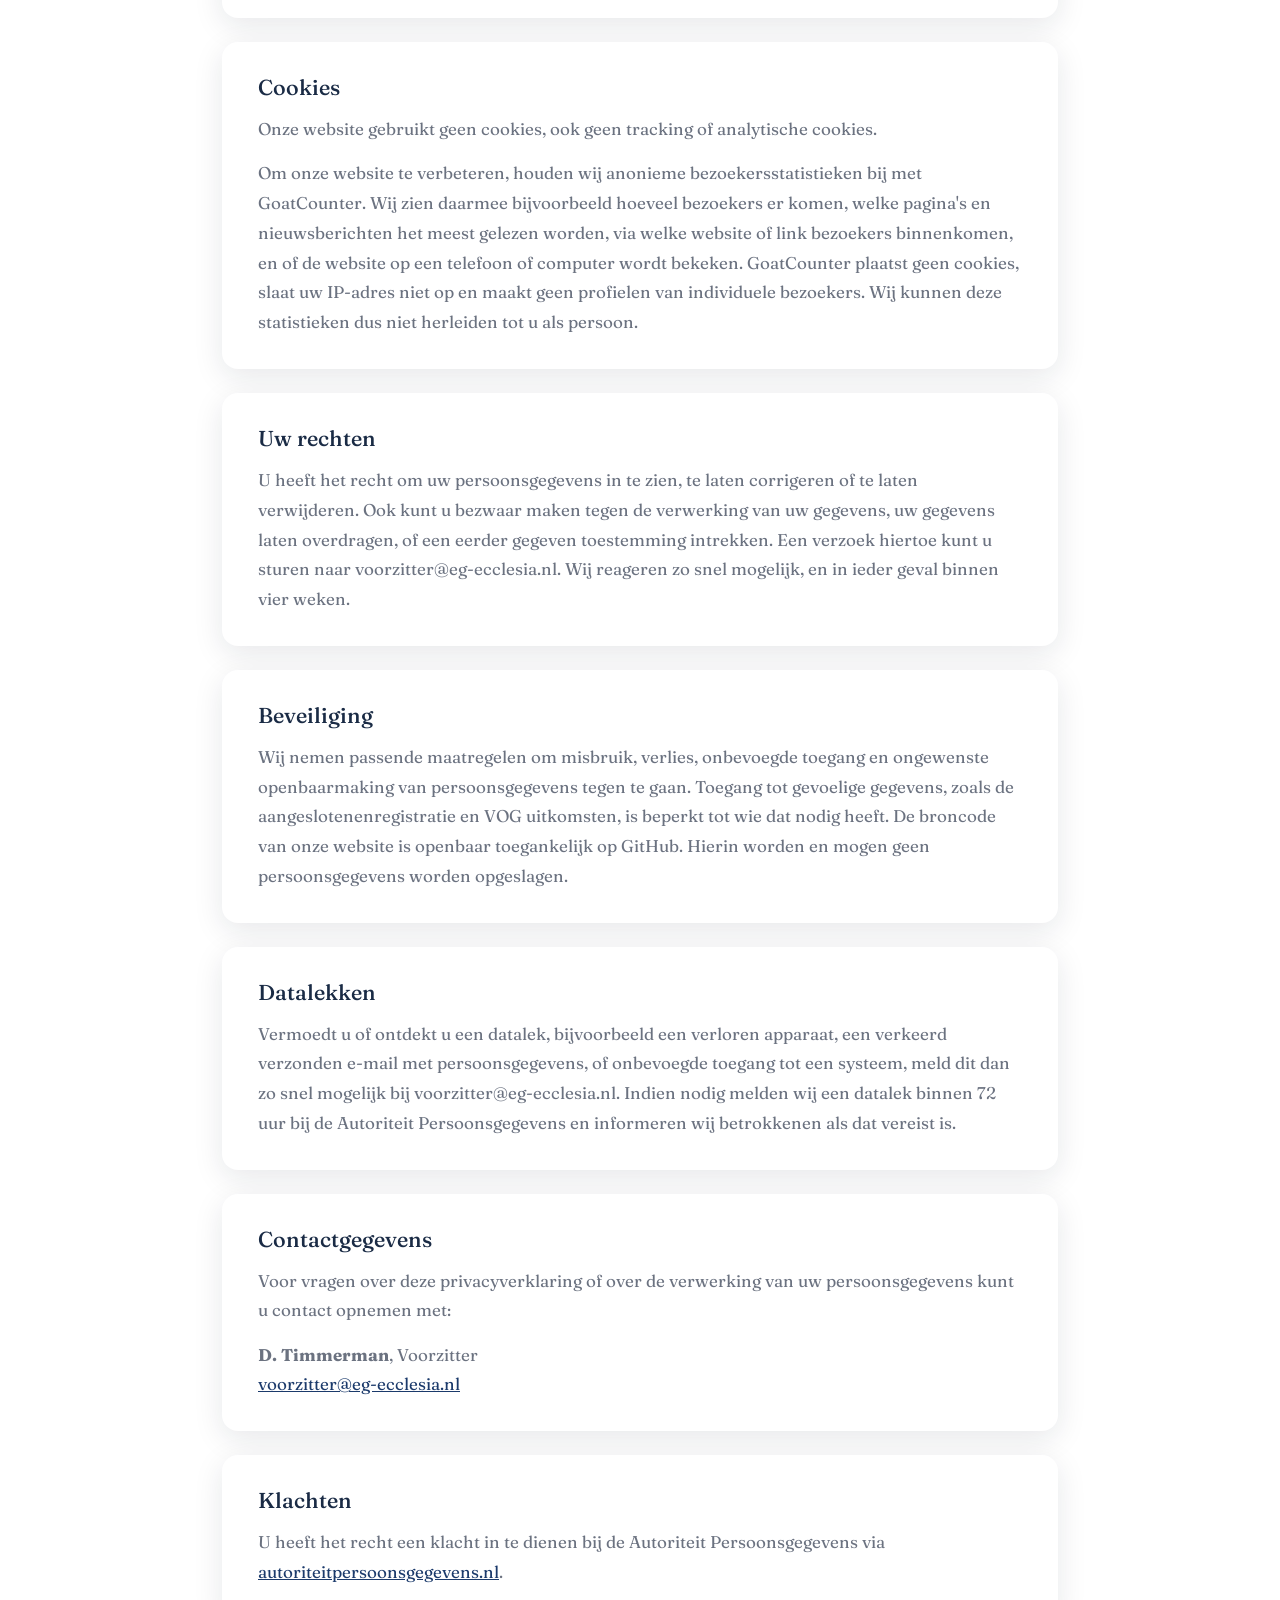
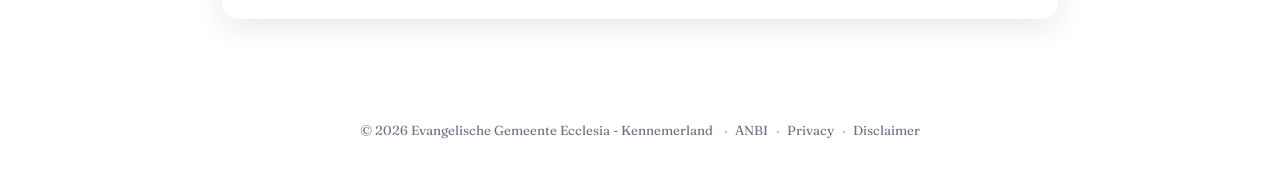
<file: privacy/index.html>
<!DOCTYPE html>
<html lang="nl">
<head>
  <meta charset="UTF-8">
  <meta name="viewport" content="width=device-width, initial-scale=1.0">
  <title>Privacyverklaring | Evangelische Gemeente Ecclesia</title>
  <link rel="icon" href="/img/favicon.png" type="image/png">
  <link rel="stylesheet" href="/css/style.css">
</head>
<body>

  <section class="hero hero--pagina">
    <div class="hero-midden">
      <div>
        <h1>Privacyverklaring</h1>
      </div>
    </div>
  </section>

  <main id="inhoud">
    <div class="pagina-inhoud">

      <div class="pagina-inhoud-smal">

        <div class="anbi-inhoud">

        <!-- Intro -->
        <div class="kaart fade-in fade-in-2" style="margin-bottom: 1.5rem;">
          <div class="kaart-body">
            <p style="color: var(--kleur-tekst-zacht); font-size: 0.85rem; margin-top: 0; margin-bottom: 1rem;">
              Laatst bijgewerkt: 19 november 2026
            </p>
            <p style="color: var(--kleur-tekst-zacht); line-height: 1.75;">
              Evangelische Gemeente Ecclesia &ndash; Kennemerland, gevestigd aan Kennemerplein 6-14, 2011 MJ
              Haarlem (KvK 42134054, RSIN 869874378), is verantwoordelijk voor de verwerking van
              persoonsgegevens zoals beschreven in deze privacyverklaring.
            </p>
            <p style="color: var(--kleur-tekst-zacht); line-height: 1.75;">
              Wij zijn een kleine, net gestarte geloofsgemeenschap. Wij spreken daarom niet over leden, maar
              over bezoekers (mensen die eenmalig of af en toe langskomen) en aangeslotenen (mensen die
              zich structureel bij onze gemeente hebben aangesloten).
            </p>
          </div>
        </div>

        <!-- 1. Persoonsgegevens -->
        <div class="kaart fade-in fade-in-3" style="margin-bottom: 1.5rem;">
          <div class="kaart-header">
            <h3>Welke persoonsgegevens verwerken wij</h3>
          </div>
          <div class="kaart-body">
            <p>Afhankelijk van uw relatie tot onze gemeente verwerken wij de volgende persoonsgegevens:</p>
            <ul class="anbi-documenten-lijst">
              <li>Voor en achternaam</li>
              <li>Contactgegevens, zoals adres, telefoonnummer en e-mailadres</li>
              <li>Gegevens over uw betrokkenheid bij onze gemeente, zoals of u aangesloten bent en sinds wanneer</li>
              <li>Gegevens over uw deelname aan activiteiten, diensten of bijeenkomsten</li>
              <li>Voor aangeslotenen die als vrijwilliger actief zijn: de uitkomst van een Verklaring Omtrent het Gedrag (VOG), indien dit voor de betreffende taak vereist is</li>
              <li>Voor wie gebruikmaakt van pastorale zorg: aantekeningen die door de begeleider worden gemaakt, voor zover nodig voor de begeleiding</li>
              <li>Beeldmateriaal (foto of video) van activiteiten en diensten, en in de toekomst mogelijk een livestream van de dienst</li>
            </ul>
          </div>
        </div>

        <!-- 2. Doel en grondslag -->
        <div class="kaart fade-in fade-in-3" style="margin-bottom: 1.5rem;">
          <div class="kaart-header">
            <h3>Waarom en op basis waarvan wij deze gegevens verwerken</h3>
          </div>
          <div class="kaart-body">
            <p>Wij verwerken persoonsgegevens voor de volgende doelen:</p>
            <ul class="anbi-documenten-lijst">
              <li>Het bijhouden van een registratie van onze aangeslotenen</li>
              <li>Het organiseren van diensten en andere activiteiten</li>
              <li>Het bieden van pastorale en diaconale zorg</li>
              <li>Het versturen van nieuwsbrieven en uitnodigingen</li>
              <li>Het werven, screenen en begeleiden van vrijwilligers</li>
              <li>Het voldoen aan wettelijke verplichtingen, zoals die voortvloeien uit onze ANBI status</li>
            </ul>
            <p>
              Als kerkgenootschap mogen wij, binnen onze eigen kring van aangeslotenen en mensen die
              regelmatig contact met ons hebben, gegevens over godsdienst en levensovertuiging verwerken
              zonder daarvoor apart uw toestemming te vragen. Dit is een wettelijke uitzondering die
              specifiek voor kerkgenootschappen geldt. Zodra gegevens buiten deze kring worden gedeeld,
              bijvoorbeeld op een openbare website, in een nieuwsbrief aan niet aangeslotenen of via social
              media, vragen wij daarvoor wel expliciet uw toestemming.
            </p>
          </div>
        </div>

        <!-- 3. Aangeslotenenregistratie -->
        <div class="kaart fade-in fade-in-3" style="margin-bottom: 1.5rem;">
          <div class="kaart-header">
            <h3>Hoe wij de aangeslotenenregistratie bijhouden</h3>
          </div>
          <div class="kaart-body">
            <p>
              Wij houden een registratie van onze aangeslotenen bij. Op dit moment doen wij dit via
              reguliere kantoorsoftware, zoals een spreadsheet, en soms op papier. Deze registratie
              gebruiken wij voor het plannen van activiteiten en het versturen van communicatie naar
              bezoekers en aangeslotenen, zoals uitnodigingen en mededelingen.
            </p>
            <p>
              Voor onderling contact tussen bezoekers en aangeslotenen gebruiken wij soms WhatsApp
              groepen. Deelname hieraan is vrijwillig. Wie deelneemt aan een groep, moet er rekening mee
              houden dat zijn of haar naam, telefoonnummer en eventuele profielfoto zichtbaar zijn voor de
              andere groepsleden. Wij vragen groepsleden deze gegevens niet buiten de groep te delen. Voor
              het gebruik van WhatsApp geldt daarnaast het privacybeleid van WhatsApp zelf.
            </p>
            <p>
              Het is mogelijk dat wij in de toekomst voor de aangeslotenenregistratie een digitaal systeem
              van een externe leverancier gaan gebruiken. Doen wij dat, dan zorgen wij ervoor dat hierover
              afspraken worden vastgelegd in een verwerkersovereenkomst. Is die leverancier buiten de
              Europese Unie gevestigd, dan zorgen wij dat de doorgifte van gegevens met erkende waarborgen
              is omkleed, zoals het EU-US Data Privacy Framework of modelcontractbepalingen.
            </p>
            <p>
              Ongeacht het gebruikte systeem geldt dat toegang tot de aangeslotenenregistratie beperkt is
              tot de personen die deze gegevens nodig hebben voor hun taak binnen de gemeente.
            </p>
          </div>
        </div>

        <!-- 4. Beeldmateriaal en livestream -->
        <div class="kaart fade-in fade-in-3" style="margin-bottom: 1.5rem;">
          <div class="kaart-header">
            <h3>Beeldmateriaal en livestream</h3>
          </div>
          <div class="kaart-body">
            <p>
              Tijdens activiteiten en diensten kunnen foto of video worden gemaakt. Een camerabeeld dat
              alleen binnen de ruimte zelf wordt getoond, bijvoorbeeld via een beamer tijdens de dienst,
              is alleen zichtbaar voor de mensen die al aanwezig zijn. Wanneer wij een dienst opnemen,
              gelden de afspraken onder Opnames van diensten.
            </p>
            <p>
              Het kan in de toekomst voorkomen dat wij een dienst ook buiten de ruimte livestreamen,
              bijvoorbeeld via internet. Als wij dit doen, kondigen wij dit zichtbaar aan bij binnenkomst,
              zodat u weet dat er wordt uitgezonden. De camera is daarbij voornamelijk gericht op de
              spreker, zodat bezoekers hooguit incidenteel en op de achtergrond in beeld komen. Voor
              beeldmateriaal waarop iemand duidelijk herkenbaar en op de voorgrond in beeld is en dat wij
              actief willen publiceren, bijvoorbeeld op de website of social media, vragen wij vooraf
              toestemming.
            </p>
          </div>
        </div>

        <!-- 4b. Opnames van diensten -->
        <div class="kaart fade-in fade-in-3" style="margin-bottom: 1.5rem;">
          <div class="kaart-header">
            <h3>Opnames van diensten</h3>
          </div>
          <div class="kaart-body">
            <p>
              Wij nemen diensten soms op, bijvoorbeeld de preek. Op dit moment zijn deze opnames bedoeld
              voor onze eigen kring: aangeslotenen, vaste bezoekers en mensen die een dienst hebben gemist.
              Het kan in de toekomst voorkomen dat wij opnames ook openbaar online zetten, bijvoorbeeld op
              onze website of een videokanaal.
            </p>
            <ul class="anbi-documenten-lijst">
              <li>Als een dienst wordt opgenomen, melden wij dat aan het begin van de dienst.</li>
              <li>De camera is gericht op de spreker. Bezoekers komen hooguit af en toe en op de achtergrond in beeld.</li>
              <li>Kinderen brengen wij niet herkenbaar in beeld.</li>
              <li>Wij delen opnames nu via een link in OneDrive (Microsoft). Wij vragen iedereen die een link ontvangt, deze niet verder te delen. Wij kunnen niet voorkomen dat een link wordt doorgestuurd. Daarom letten wij er bij het opnemen op dat er zo min mogelijk mensen in beeld zijn.</li>
              <li>Gaan wij opnames openbaar online zetten? Dan maken wij dat vooraf bekend. Staat iemand duidelijk herkenbaar en op de voorgrond in beeld, dan vragen wij eerst toestemming of halen wij dat deel eruit.</li>
              <li>Opnames die alleen binnen onze eigen kring worden gedeeld, bewaren wij maximaal &eacute;&eacute;n jaar. Daarna verwijderen wij ze.</li>
              <li>Staat u op een opname en wilt u dat niet? Laat het ons weten via info@eg-ecclesia.nl. Dan halen wij het fragment weg of verwijderen wij de opname.</li>
            </ul>
          </div>
        </div>

        <!-- 5. Bewaartermijnen -->
        <div class="kaart fade-in fade-in-3" style="margin-bottom: 1.5rem;">
          <div class="kaart-header">
            <h3>Hoe lang wij persoonsgegevens bewaren</h3>
          </div>
          <div class="kaart-body">
            <p>Wij bewaren persoonsgegevens niet langer dan nodig is voor het doel waarvoor ze zijn verzameld.</p>
            <ul class="anbi-documenten-lijst">
              <li>Financi&euml;le en fiscale gegevens, zoals die samenhangen met giften en onze ANBI verantwoording, bewaren wij zo lang als de wettelijke bewaarplicht van de Belastingdienst voorschrijft</li>
              <li>De uitkomst van een VOG bewaren wij alleen zo lang de betreffende vrijwilliger actief is in de taak waarvoor deze vereist was</li>
              <li>Aantekeningen van pastorale gesprekken bewaren wij niet langer dan nodig is voor de begeleiding, en worden verwijderd zodra ze niet meer relevant zijn</li>
              <li>Gegevens van aangeslotenen die zich afmelden, verwijderen wij binnen een redelijke termijn nadat de afmelding is verwerkt</li>
              <li>Namen van sprekers en auteurs die in de agenda of in nieuwsberichten op de website zijn vermeld, blijven staan als onderdeel van het historisch overzicht van onze activiteiten</li>
            </ul>
          </div>
        </div>

        <!-- 6. Delen met derden -->
        <div class="kaart fade-in fade-in-3" style="margin-bottom: 1.5rem;">
          <div class="kaart-header">
            <h3>Delen van persoonsgegevens met derden</h3>
          </div>
          <div class="kaart-body">
            <p>
              Wij verkopen uw gegevens niet aan derden. Wij delen gegevens alleen als dat nodig is voor onze
              eigen activiteiten of om aan een wettelijke verplichting te voldoen. Partijen die in onze
              opdracht gegevens verwerken, zijn onder meer:
            </p>
            <ul class="anbi-documenten-lijst">
              <li>Eventueel een externe leverancier voor onze aangeslotenenregistratie en planning, indien wij hiervoor geen eigen kantoorsoftware gebruiken</li>
              <li>GitHub, voor het hosten van onze website. Onze website zelf verzamelt geen persoonsgegevens van bezoekers</li>
              <li>Microsoft (OneDrive), voor het opslaan en delen van opnames van diensten (zie Opnames van diensten)</li>
              <li>GoatCounter, voor het bijhouden van anonieme bezoekersstatistieken van onze website (zie Cookies)</li>
              <li>Rabobank, voor het afhandelen van betaalverzoeken en overschrijvingen bij giften</li>
              <li>Eventueel een nieuwsbriefdienst, indien wij besluiten de nieuwsbrief niet langer handmatig via info@eg-ecclesia.nl te versturen</li>
            </ul>
            <p>Met partijen die in onze opdracht persoonsgegevens verwerken, sluiten wij waar nodig een verwerkersovereenkomst.</p>
          </div>
        </div>

        <!-- 7. Cookies -->
        <div class="kaart fade-in fade-in-3" style="margin-bottom: 1.5rem;">
          <div class="kaart-header">
            <h3>Cookies</h3>
          </div>
          <div class="kaart-body">
            <p>Onze website gebruikt geen cookies, ook geen tracking of analytische cookies.</p>
            <p>
              Om onze website te verbeteren, houden wij anonieme bezoekersstatistieken bij met
              GoatCounter. Wij zien daarmee bijvoorbeeld hoeveel bezoekers er komen, welke pagina's
              en nieuwsberichten het meest gelezen worden, via welke website of link bezoekers
              binnenkomen, en of de website op een telefoon of computer wordt bekeken. GoatCounter
              plaatst geen cookies, slaat uw IP-adres niet op en maakt geen profielen van
              individuele bezoekers. Wij kunnen deze statistieken dus niet herleiden tot u als persoon.
            </p>
          </div>
        </div>

        <!-- 8. Rechten -->
        <div class="kaart fade-in fade-in-3" style="margin-bottom: 1.5rem;">
          <div class="kaart-header">
            <h3>Uw rechten</h3>
          </div>
          <div class="kaart-body">
            <p>
              U heeft het recht om uw persoonsgegevens in te zien, te laten corrigeren of te laten
              verwijderen. Ook kunt u bezwaar maken tegen de verwerking van uw gegevens, uw gegevens laten
              overdragen, of een eerder gegeven toestemming intrekken. Een verzoek hiertoe kunt u sturen
              naar voorzitter@eg-ecclesia.nl. Wij reageren zo snel mogelijk, en in ieder geval binnen vier
              weken.
            </p>
          </div>
        </div>

        <!-- 9. Beveiliging -->
        <div class="kaart fade-in fade-in-3" style="margin-bottom: 1.5rem;">
          <div class="kaart-header">
            <h3>Beveiliging</h3>
          </div>
          <div class="kaart-body">
            <p>
              Wij nemen passende maatregelen om misbruik, verlies, onbevoegde toegang en ongewenste
              openbaarmaking van persoonsgegevens tegen te gaan. Toegang tot gevoelige gegevens, zoals de
              aangeslotenenregistratie en VOG uitkomsten, is beperkt tot wie dat nodig heeft. De broncode
              van onze website is openbaar toegankelijk op GitHub. Hierin worden en mogen geen
              persoonsgegevens worden opgeslagen.
            </p>
          </div>
        </div>

        <!-- 10. Datalekken -->
        <div class="kaart fade-in fade-in-3" style="margin-bottom: 1.5rem;">
          <div class="kaart-header">
            <h3>Datalekken</h3>
          </div>
          <div class="kaart-body">
            <p>
              Vermoedt u of ontdekt u een datalek, bijvoorbeeld een verloren apparaat, een verkeerd
              verzonden e-mail met persoonsgegevens, of onbevoegde toegang tot een systeem, meld dit dan
              zo snel mogelijk bij voorzitter@eg-ecclesia.nl. Indien nodig melden wij een datalek binnen 72
              uur bij de Autoriteit Persoonsgegevens en informeren wij betrokkenen als dat vereist is.
            </p>
          </div>
        </div>

        <!-- 11. Contactgegevens -->
        <div class="kaart fade-in fade-in-3" style="margin-bottom: 1.5rem;">
          <div class="kaart-header">
            <h3>Contactgegevens</h3>
          </div>
          <div class="kaart-body">
            <p>Voor vragen over deze privacyverklaring of over de verwerking van uw persoonsgegevens kunt u contact opnemen met:</p>
            <p style="margin-bottom: 0;">
              <strong>D. Timmerman</strong>, Voorzitter<br>
              <a href="mailto:voorzitter@eg-ecclesia.nl">voorzitter@eg-ecclesia.nl</a>
            </p>
          </div>
        </div>

        <!-- 12. Klachten -->
        <div class="kaart fade-in fade-in-3" style="margin-bottom: 1.5rem;">
          <div class="kaart-header">
            <h3>Klachten</h3>
          </div>
          <div class="kaart-body">
            <p>
              U heeft het recht een klacht in te dienen bij de Autoriteit Persoonsgegevens via
              <a href="https://autoriteitpersoonsgegevens.nl/" target="_blank" rel="noopener">autoriteitpersoonsgegevens.nl</a>.
            </p>
          </div>
        </div>

        </div>

      </div>

    </div>
  </main>

  <script src="/js/main.js"></script>
</body>
</html>
</file>
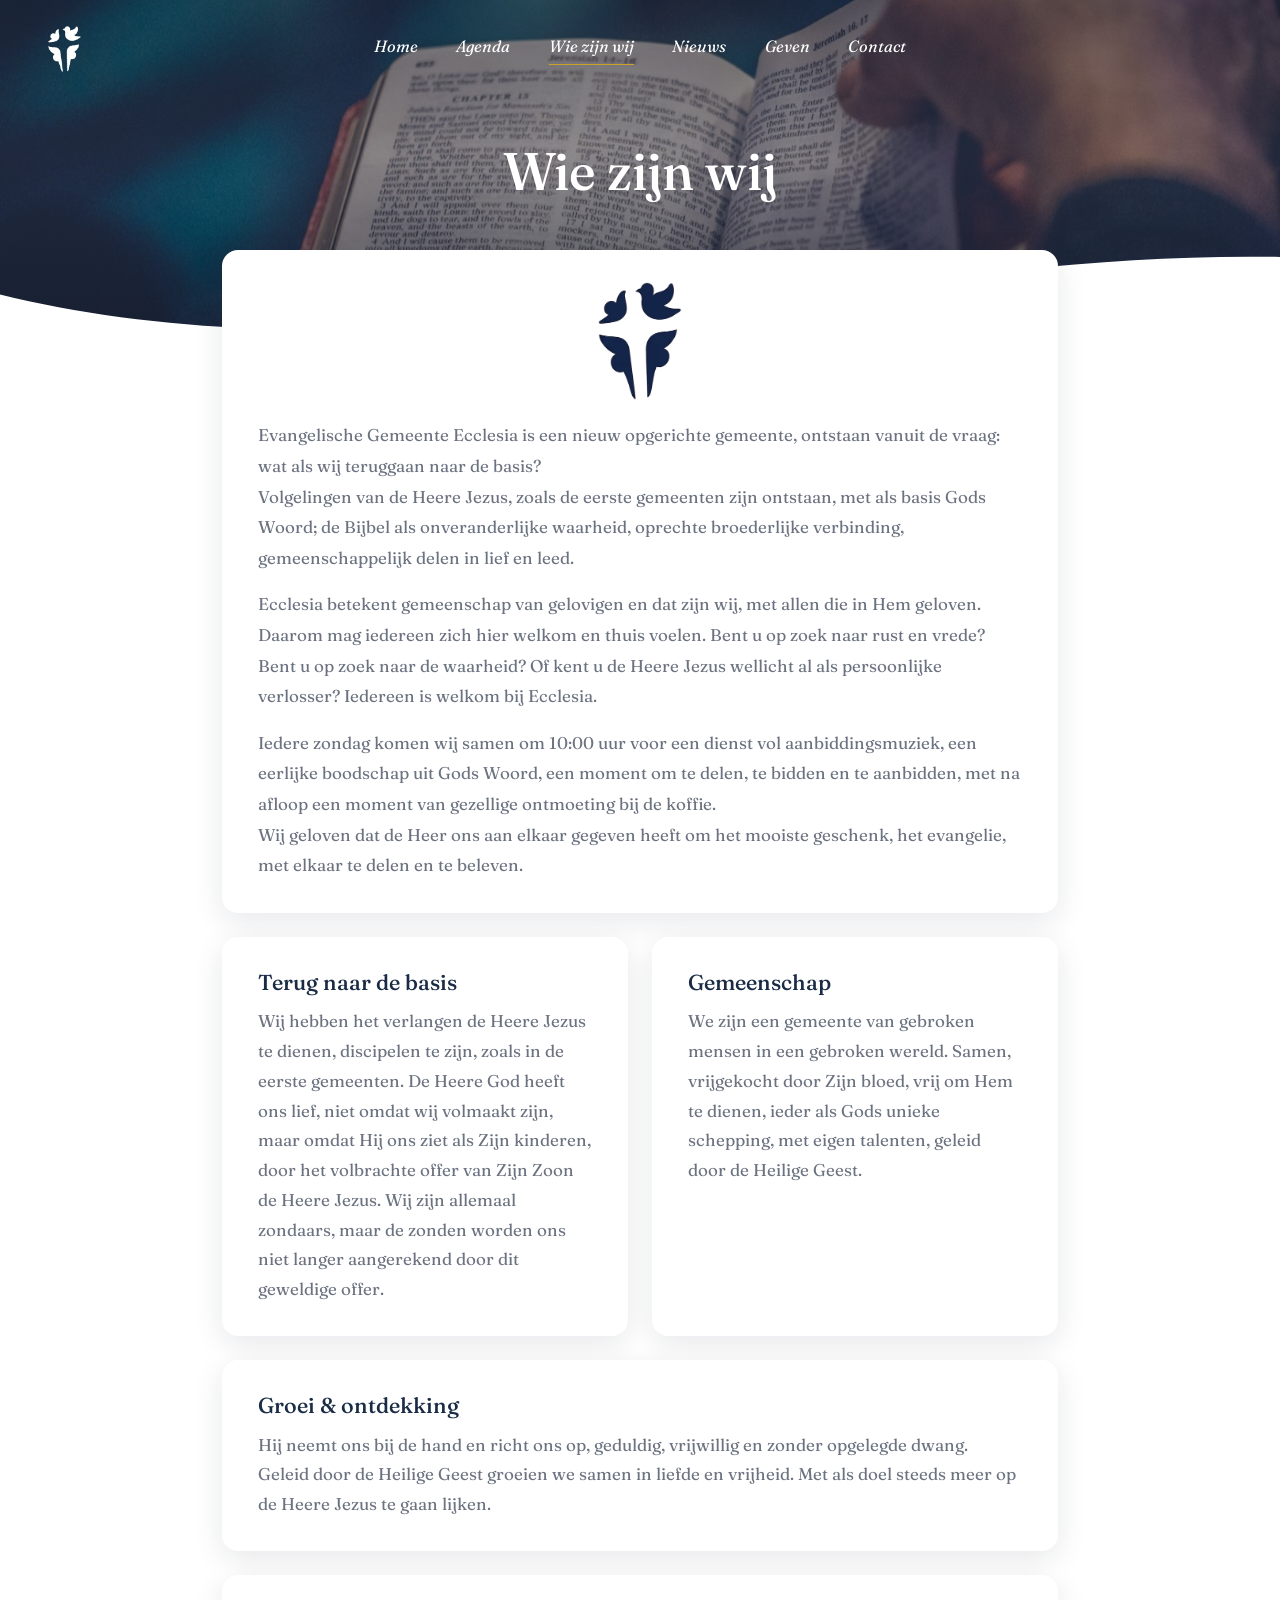
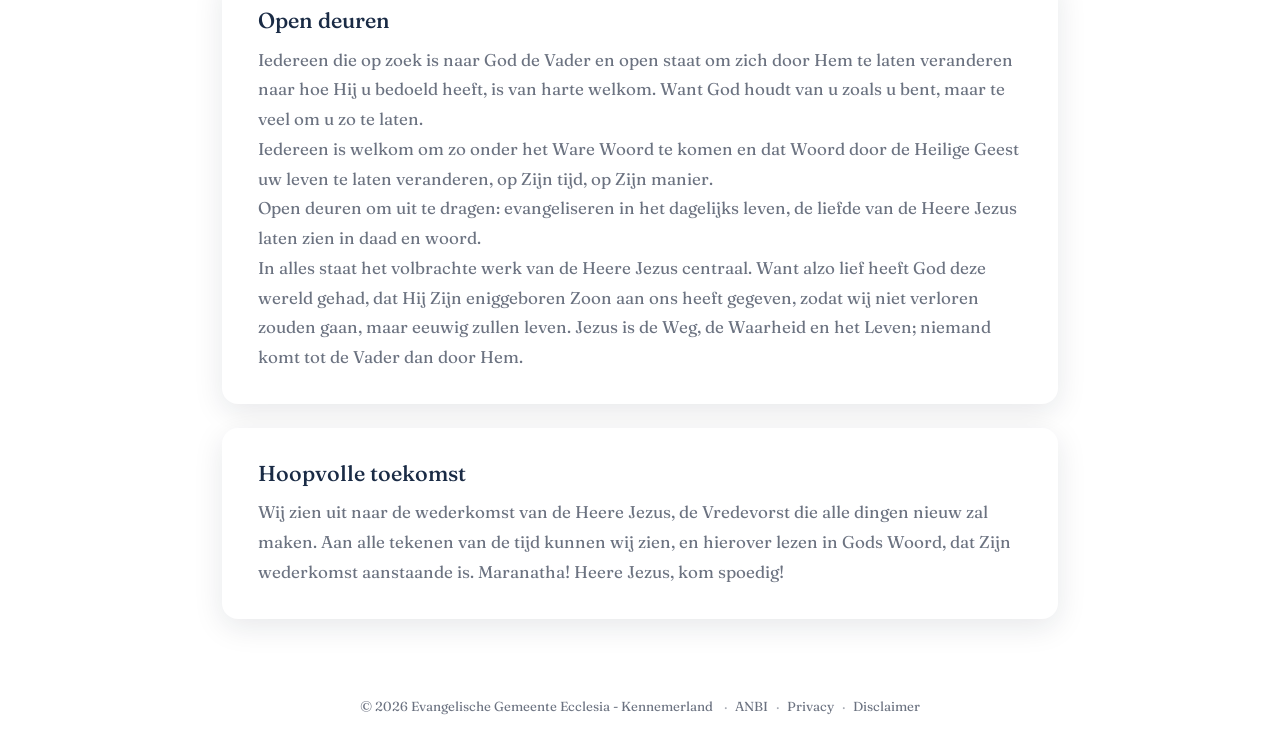
<file: wie-zijn-wij/index.html>
<!DOCTYPE html>
<html lang="nl">
<head>
  <meta charset="UTF-8">
  <meta name="viewport" content="width=device-width, initial-scale=1.0">
  <title>Wie zijn wij | Evangelische Gemeente Ecclesia</title>
  <link rel="icon" href="/img/favicon.png" type="image/png">
  <link rel="stylesheet" href="/css/style.css">
</head>
<body>

  <section class="hero hero--pagina">
    <div class="hero-midden">
      <div>
        <h1>Wie zijn wij</h1>
      </div>
    </div>
  </section>

  <main id="inhoud">
    <div class="pagina-inhoud">

      <div class="pagina-inhoud-smal">

        <!-- Intro tekst -->
        <div class="wie-intro fade-in fade-in-2">
          <img src="/img/eg_logo.png" alt="Evangelische Gemeente Ecclesia" class="wie-intro-logo">
          <p>
            Evangelische Gemeente Ecclesia is een nieuw opgerichte gemeente, ontstaan vanuit de
vraag: wat als wij teruggaan naar de basis? <br>
Volgelingen van de Heere Jezus, zoals de eerste gemeenten zijn ontstaan, met als basis
Gods Woord; de Bijbel als onveranderlijke waarheid, oprechte broederlijke verbinding,
gemeenschappelijk delen in lief en leed.
          </p>
          <p>
            Ecclesia betekent gemeenschap van gelovigen en dat zijn wij, met allen die in Hem geloven.
Daarom mag iedereen zich hier welkom en thuis voelen. Bent u op zoek naar rust en
vrede? Bent u op zoek naar de waarheid? Of kent u de Heere Jezus wellicht al als
persoonlijke verlosser? Iedereen is welkom bij Ecclesia.
          </p>
          <p>
            Iedere zondag komen wij samen om 10:00 uur voor een dienst vol aanbiddingsmuziek,
een eerlijke boodschap uit Gods Woord, een moment om te delen, te bidden en te aanbidden,
met na afloop een moment van gezellige ontmoeting bij de koffie.<br>
Wij geloven dat de Heer ons aan elkaar gegeven heeft om het mooiste geschenk, het
evangelie, met elkaar te delen en te beleven.
          </p>
        </div>

        <!-- Waarden grid -->
        <div class="wie-grid fade-in fade-in-3">

          <div class="waarde-kaart">
            <h3>Terug naar de basis</h3>
            <p>Wij hebben het verlangen de Heere Jezus te dienen, discipelen te zijn, zoals in de eerste
gemeenten. De Heere God heeft ons lief, niet omdat wij volmaakt zijn, maar omdat Hij ons
ziet als Zijn kinderen, door het volbrachte offer van Zijn Zoon de Heere Jezus. Wij zijn
allemaal zondaars, maar de zonden worden ons niet langer aangerekend door dit
geweldige offer.</p>
          </div>

          <div class="waarde-kaart">
            <h3>Gemeenschap</h3>
            <p>We zijn een gemeente van gebroken mensen in een gebroken wereld. Samen, vrijgekocht door Zijn bloed, vrij om Hem te dienen, ieder als Gods unieke schepping, met eigen talenten, geleid door de Heilige Geest.</p>
          </div>

          <div class="waarde-kaart waarde-kaart--breed">
            <h3>Groei & ontdekking</h3>
            <p>Hij neemt ons bij de hand en richt ons op, geduldig, vrijwillig en zonder opgelegde dwang. Geleid door de Heilige Geest groeien we samen in liefde en vrijheid.
Met als doel steeds meer op de Heere Jezus te gaan lijken.</p>
          </div>

          <div class="waarde-kaart waarde-kaart--breed">
            <h3>Open deuren</h3>
            <p>Iedereen die op zoek is naar God de Vader en open staat om zich door Hem te laten
veranderen naar hoe Hij u bedoeld heeft, is van harte welkom. Want God houdt van u
zoals u bent, maar te veel om u zo te laten. <br>Iedereen is welkom om zo onder het Ware Woord te komen en dat Woord door de Heilige
Geest uw leven te laten veranderen, op Zijn tijd, op Zijn manier.<br>Open deuren om uit te dragen: evangeliseren in het dagelijks leven, de liefde van de
Heere Jezus laten zien in daad en woord. <br>In alles staat het volbrachte werk van de Heere Jezus centraal. Want alzo lief heeft
God deze wereld gehad, dat Hij Zijn eniggeboren Zoon aan ons heeft gegeven, zodat wij
niet verloren zouden gaan, maar eeuwig zullen leven.
Jezus is de Weg, de Waarheid en het Leven; niemand komt tot de Vader dan door Hem.</p>
          </div>
<div class="waarde-kaart waarde-kaart--breed">
            <h3>Hoopvolle toekomst</h3>
            <p>Wij zien uit naar de wederkomst van de Heere Jezus, de Vredevorst die alle dingen nieuw zal
maken. Aan alle tekenen van de tijd kunnen wij zien, en hierover lezen in Gods Woord, dat Zijn
wederkomst aanstaande is. Maranatha! Heere Jezus, kom spoedig!</p>
          </div>
        </div>

      </div>

    </div>
  </main>

  <script src="/js/main.js"></script>
</body>
</html>
</file>
<file: css/style.css>
/* =============================================
   ECCLESIA — Hoofdstijlblad
   Huisstijl: topmenu over een banner met golf,
   witte blokken, alles in Fraunces.
   ============================================= */

@import url('https://fonts.googleapis.com/css2?family=Fraunces:ital,wght@0,400;0,500;0,600;0,700;1,400;1,500&display=swap');

:root {
  --navy:       #1B3A6B;
  --navy-donker:#14294D;
  --goud:       #C9A227;
  --goud-zacht: #F3F0E4;
  --inkt:       #1A2B45;
  --inkt-zacht: #6B7280;
  --lijn:       #EEF2F6;
  --wit:        #FFFFFF;

  --font: 'Fraunces', Georgia, serif;
  --radius: 16px;
  --schaduw: 0 8px 30px rgba(20, 30, 50, 0.10);
  --breedte: 1100px;
  --breedte-smal: 900px;

  /* oude namen, nog gebruikt in inline stijlen */
  --kleur-tekst: var(--inkt);
  --kleur-tekst-zacht: var(--inkt-zacht);
  --kleur-accent: var(--goud);
}

*, *::before, *::after { box-sizing: border-box; margin: 0; padding: 0; }

html { scroll-behavior: smooth; }

body {
  font-family: var(--font);
  font-size: 17px;
  line-height: 1.7;
  color: var(--inkt);
  background: var(--wit);
  min-height: 100vh;
  display: flex;
  flex-direction: column;
}

body.menu-open { overflow: hidden; }

img { max-width: 100%; }

a { color: var(--navy); }

#inhoud { flex: 1; }

/* =============================================
   BANNER (hero) MET GOLF
   ============================================= */

.hero {
  position: relative;
  min-height: 560px;
  background: #1B2638 url('/img/hero-banner.jpg') center 35% / cover no-repeat;
  display: flex;
  flex-direction: column;
}

.hero--pagina { min-height: 340px; }

.hero::before {
  content: "";
  position: absolute;
  inset: 0;
  background: linear-gradient(180deg, rgba(10,18,35,0.55) 0%, rgba(10,18,35,0.40) 45%, rgba(10,18,35,0.65) 100%);
}

.hero::after {
  content: "";
  position: absolute;
  left: 0;
  right: 0;
  bottom: -1px;
  height: 120px;
  pointer-events: none;
  background: url("data:image/svg+xml,%3Csvg xmlns='http://www.w3.org/2000/svg' viewBox='0 0 1440 120' preserveAspectRatio='none'%3E%3Cpath d='M0,58 C170,108 380,118 640,92 C920,62 1190,2 1440,8 L1440,120 L0,120 Z' fill='%23ffffff'/%3E%3C/svg%3E") bottom / 100% 100% no-repeat;
}

.hero--pagina::after { height: 90px; }

.hero-midden {
  position: relative;
  flex: 1;
  display: flex;
  align-items: center;
  justify-content: center;
  text-align: center;
  padding: 2rem 2rem 11rem;
}

.hero--pagina .hero-midden { padding: 1rem 2rem 6.5rem; }

.hero-midden h1 {
  font-weight: 500;
  font-size: clamp(2.6rem, 6vw, 4.2rem);
  line-height: 1.15;
  color: #fff;
  margin: 0 0 1rem;
  text-wrap: balance;
}

.hero--pagina .hero-midden h1 {
  font-size: clamp(2.2rem, 5vw, 3.3rem);
  margin-bottom: 0.4rem;
}

.hero-midden p {
  color: #E9E3D2;
  font-style: italic;
  font-size: 1.2rem;
  max-width: 46ch;
  margin: 0 auto;
}

.hero--pagina .hero-midden p { font-size: 1.1rem; }

/* =============================================
   TOPMENU
   ============================================= */

.site-nav {
  position: relative;
  z-index: 20;
  display: grid;
  grid-template-columns: 150px 1fr 150px;
  align-items: center;
  padding: 1.6rem 3rem;
}

.site-nav .brand { display: inline-flex; align-items: center; }

.site-nav .brand img {
  height: 46px;
  width: auto;
  filter: brightness(0) invert(1);
}

.hoofdmenu {
  justify-self: center;
  display: flex;
  gap: 2.4rem;
}

.hoofdmenu a {
  color: #fff;
  text-decoration: none;
  font-style: italic;
  font-size: 1.02rem;
  padding-bottom: 0.2rem;
  border-bottom: 1px solid transparent;
  transition: border-color 0.15s ease;
}

.hoofdmenu a:hover { border-bottom-color: rgba(255,255,255,0.5); }

.hoofdmenu a.actief { border-bottom-color: var(--goud); }

.menu-knop {
  display: none;
  justify-self: end;
  width: 44px;
  height: 44px;
  background: none;
  border: none;
  cursor: pointer;
  position: relative;
  z-index: 102;
}

.menu-knop span {
  display: block;
  width: 26px;
  height: 2px;
  background: #fff;
  margin: 6px auto;
  transition: transform 0.2s ease, opacity 0.2s ease;
}

body.menu-open .menu-knop span:nth-child(1) { transform: translateY(8px) rotate(45deg); }
body.menu-open .menu-knop span:nth-child(2) { opacity: 0; }
body.menu-open .menu-knop span:nth-child(3) { transform: translateY(-8px) rotate(-45deg); }

/* =============================================
   INHOUD EN BLOKKEN
   ============================================= */

.pagina-inhoud-smal,
.inhoud {
  position: relative;
  z-index: 5;
  max-width: var(--breedte-smal);
  margin: -90px auto 0;
  padding: 0 2rem 3rem;
}

.inhoud {
  max-width: var(--breedte);
  margin-top: -130px;
  display: flex;
  flex-direction: column;
  gap: 1.5rem;
}

.blok,
.kaart,
.waarde-kaart,
.wie-intro,
.contact-formulier,
.nieuws-kaart,
.agenda-maand-groep {
  background: var(--wit);
  border-radius: var(--radius);
  box-shadow: var(--schaduw);
  padding: 2rem 2.25rem;
  min-width: 0;
}

.kaart { margin-bottom: 1.5rem; }

.kaart-header { margin-bottom: 0.75rem; }

.kaart-header h3,
.waarde-kaart h3,
.contact-formulier h3 {
  font-size: 1.35rem;
  font-weight: 500;
  line-height: 1.3;
  color: var(--inkt);
  margin-bottom: 0.6rem;
}

.kaart-header h3 { margin-bottom: 0; }

.kaart-body p,
.waarde-kaart p,
.contact-formulier p {
  color: var(--inkt-zacht);
  line-height: 1.75;
  margin-bottom: 0.9rem;
}

.kaart-body p:last-child,
.waarde-kaart p:last-child { margin-bottom: 0; }

.kaart-body a { color: var(--navy); }

/* Knop (rustig, donkerblauw omlijnd) */
.knop,
.route-knop,
.mail-knop {
  display: inline-flex;
  align-items: center;
  gap: 0.5rem;
  background: transparent;
  color: var(--navy);
  border: 1.5px solid var(--navy);
  border-radius: 8px;
  padding: 0.7rem 1.4rem;
  font-family: var(--font);
  font-size: 1rem;
  font-weight: 500;
  text-decoration: none;
  white-space: nowrap;
  transition: background 0.15s ease, color 0.15s ease;
}

.knop:hover,
.route-knop:hover,
.mail-knop:hover {
  background: var(--navy);
  color: #fff;
}

.route-knop::after { content: " \2192"; }

/* =============================================
   HOMEPAGE
   ============================================= */

.samenkomst-blok { padding: 1.25rem 1.5rem; }

.samenkomst-body {
  display: flex;
  align-items: stretch;
  gap: 2.75rem;
}

.datum-blok {
  background: var(--goud);
  color: #fff;
  width: 100px;
  min-height: 100px;
  flex-shrink: 0;
  display: flex;
  flex-direction: column;
  align-items: center;
  justify-content: center;
  border-radius: 10px;
}

.datum-blok .dag {
  font-size: 2.3rem;
  font-weight: 700;
  line-height: 1;
}

.datum-blok .mnd {
  font-size: 0.8rem;
  letter-spacing: 0.08em;
  text-transform: uppercase;
  margin-top: 0.2rem;
}

.samenkomst-info {
  flex: 1;
  display: flex;
  align-items: flex-start;
  align-self: center;
  gap: 3.5rem;
}

.sk-kolom {
  display: flex;
  flex-direction: column;
  gap: 0.2rem;
}

.sk-key { font-weight: 600; color: var(--inkt); }

.sk-val { color: var(--inkt-zacht); }

.sk-kolom .adres {
  color: var(--goud);
  text-decoration: none;
  font-size: 0.92rem;
  margin-top: 0.1rem;
}

.sk-kolom .adres:hover { text-decoration: underline; }

.samenkomst-blok .route-knop { align-self: center; flex-shrink: 0; }

.onder-grid {
  display: grid;
  grid-template-columns: minmax(0, 2fr) minmax(0, 3fr);
  gap: 1.5rem;
}

.agenda-rij,
.nieuws-rij {
  display: flex;
  align-items: center;
  gap: 1rem;
  padding: 0.85rem 0;
  border-bottom: 1px solid var(--lijn);
}

.agenda-rij:first-child,
.nieuws-rij:first-child { padding-top: 0; }

.agenda-rij:last-child,
.nieuws-rij:last-child { border-bottom: none; padding-bottom: 0; }

.ar-datum {
  background: var(--goud-zacht);
  color: var(--inkt);
  font-weight: 700;
  font-size: 0.8rem;
  padding: 0.4rem 0.5rem;
  border-radius: 6px;
  width: 68px;
  text-align: center;
  flex-shrink: 0;
  white-space: nowrap;
  text-transform: uppercase;
}

.ar-naam {
  flex: 1;
  font-weight: 500;
  font-size: 0.95rem;
  min-width: 0;
}

.ar-tijd { color: var(--inkt-zacht); font-size: 0.9rem; }

.nieuws-rij {
  text-decoration: none;
  color: inherit;
}

.nieuws-item-tekst { min-width: 0; }

.nieuws-item-tekst h3 {
  font-size: 1.08rem;
  font-weight: 600;
  margin: 0 0 0.3rem;
}

.nieuws-rij:hover h3 { color: var(--navy); text-decoration: underline; }

.nieuws-item-tekst p {
  font-size: 0.9rem;
  color: var(--inkt-zacht);
  margin: 0 0 0.3rem;
  line-height: 1.5;
  white-space: nowrap;
  overflow: hidden;
  text-overflow: ellipsis;
}

.nieuws-item-tekst .nd {
  font-size: 0.82rem;
  font-style: italic;
  color: var(--inkt-zacht);
}

/* =============================================
   AGENDA PAGINA
   ============================================= */

.agenda-maand-groep { margin-bottom: 1.5rem; padding: 1.5rem 2.25rem; }

.agenda-maand-titel {
  list-style: none;
  cursor: pointer;
  font-size: 1.35rem;
  font-weight: 500;
  color: var(--inkt);
  display: flex;
  align-items: center;
  justify-content: space-between;
  text-transform: capitalize;
}

.agenda-maand-titel::-webkit-details-marker { display: none; }

.agenda-maand-titel::after {
  content: "";
  width: 9px;
  height: 9px;
  border-right: 1.5px solid var(--inkt-zacht);
  border-bottom: 1.5px solid var(--inkt-zacht);
  transform: rotate(45deg);
  margin-right: 0.3rem;
  transition: transform 0.2s ease;
}

details[open] > .agenda-maand-titel::after { transform: rotate(-135deg); }

details[open] > .agenda-maand-titel { margin-bottom: 0.75rem; }

.agenda-kaart {
  display: flex;
  align-items: center;
  gap: 1.5rem;
  padding: 1rem 0;
  border-bottom: 1px solid var(--lijn);
}

.agenda-kaart:last-child { border-bottom: none; padding-bottom: 0.25rem; }

.agenda-kaart.verleden { opacity: 0.5; }

.datum-zijde {
  background: var(--goud-zacht);
  border-radius: 8px;
  width: 64px;
  padding: 0.45rem 0;
  text-align: center;
  flex-shrink: 0;
}

.datum-zijde .dag { font-size: 1.45rem; font-weight: 700; line-height: 1.1; color: var(--inkt); }

.datum-zijde .mnd { font-size: 0.72rem; letter-spacing: 0.08em; text-transform: uppercase; color: var(--inkt-zacht); }

.agenda-kaart.eerstvolgende .datum-zijde { background: var(--goud); }
.agenda-kaart.eerstvolgende .datum-zijde .dag,
.agenda-kaart.eerstvolgende .datum-zijde .mnd { color: #fff; }

.info-zijde {
  flex: 1;
  display: grid;
  grid-template-columns: repeat(3, minmax(0, 1fr));
  gap: 0.25rem 2rem;
}

.info-zijde .sk-val a { color: var(--inkt-zacht); }

.info-zijde .adres-klein {
  display: block;
  font-size: 0.85rem;
  color: var(--goud);
  text-decoration: none;
}

.info-zijde .adres-klein:hover { text-decoration: underline; }

/* =============================================
   NIEUWS PAGINA
   ============================================= */

.nieuws-kaart { margin-bottom: 1.5rem; scroll-margin-top: 1.5rem; }

.nieuws-kaart .nieuws-meta {
  font-size: 0.9rem;
  font-style: italic;
  color: var(--inkt-zacht);
  margin-bottom: 0.3rem;
}

.nieuws-kaart h2 {
  font-size: 1.5rem;
  font-weight: 500;
  line-height: 1.3;
  margin-bottom: 0.6rem;
}

.nieuws-kaart .volledige-tekst { color: var(--inkt-zacht); line-height: 1.75; }

.nieuws-kaart--met-foto {
  display: grid;
  grid-template-columns: 240px minmax(0, 1fr);
  gap: 1.75rem;
  align-items: start;
}

.nieuws-kaart-foto {
  width: 100%;
  border-radius: 10px;
  cursor: zoom-in;
  display: block;
}

.nieuws-kaart-foto:focus-visible { outline: 2px solid var(--navy); outline-offset: 3px; }

/* =============================================
   WIE ZIJN WIJ
   ============================================= */

.wie-intro { margin-bottom: 1.5rem; }

.wie-intro-logo {
  display: block;
  width: 84px;
  margin: 0 auto 1.25rem;
}

.wie-intro p {
  color: var(--inkt-zacht);
  line-height: 1.8;
  margin-bottom: 1rem;
}

.wie-intro p:last-child { margin-bottom: 0; }

.wie-grid {
  display: grid;
  grid-template-columns: repeat(2, minmax(0, 1fr));
  gap: 1.5rem;
}

.waarde-kaart--breed { grid-column: 1 / -1; }

/* =============================================
   GEVEN / CONTACT / ANBI
   ============================================= */

.geven-qr-link { display: inline-block; margin-top: 0.5rem; border-radius: 10px; }
.geven-qr-link:focus-visible { outline: 2px solid var(--navy); outline-offset: 3px; }
.geven-qr-code { width: 180px; height: auto; display: block; }
.geven-qr-fallback { font-size: 0.9rem; margin-top: 0.75rem; }

.geven-rekening {
  font-weight: 600;
  color: var(--inkt) !important;
  background: var(--goud-zacht);
  border-radius: 8px;
  padding: 0.9rem 1.1rem;
  display: inline-block;
}

.contact-formulier .mail-knop { margin-top: 0.5rem; }

.anbi-gegevens {
  display: grid;
  grid-template-columns: 180px 1fr;
  gap: 0.5rem 1.5rem;
}

.anbi-gegevens dt { font-weight: 600; color: var(--inkt); }
.anbi-gegevens dd { color: var(--inkt-zacht); }

.anbi-documenten-lijst {
  list-style: none;
  margin-top: 0.5rem;
  color: var(--inkt-zacht);
}

.anbi-documenten-lijst li {
  padding: 0.35rem 0 0.35rem 1.1rem;
  position: relative;
}

.anbi-documenten-lijst li::before {
  content: "";
  position: absolute;
  left: 0;
  top: 0.95rem;
  width: 5px;
  height: 5px;
  border-radius: 50%;
  background: var(--goud);
}

.anbi-documenten-lijst a { color: var(--navy); }

/* =============================================
   FOOTER
   ============================================= */

.site-footer {
  text-align: center;
  padding: 1.75rem 1.5rem 2rem;
  font-size: 0.82rem;
  color: var(--inkt-zacht);
}

.site-footer a {
  color: var(--inkt-zacht);
  text-decoration: none;
}

.site-footer a:hover { color: var(--navy); text-decoration: underline; }

.site-footer .scheiding { margin: 0 0.5rem; opacity: 0.6; }

.site-footer .footer-links { white-space: nowrap; }

/* =============================================
   OVERIG
   ============================================= */

.laad-tekst { color: var(--inkt-zacht); font-style: italic; }

@keyframes fadeInUp {
  from { opacity: 0; transform: translateY(14px); }
  to   { opacity: 1; transform: translateY(0); }
}

.fade-in { animation: fadeInUp 0.5s ease forwards; }
.fade-in-1 { animation-delay: 0.05s; opacity: 0; }
.fade-in-2 { animation-delay: 0.15s; opacity: 0; }
.fade-in-3 { animation-delay: 0.25s; opacity: 0; }
.fade-in-4 { animation-delay: 0.35s; opacity: 0; }

@media (prefers-reduced-motion: reduce) {
  .fade-in { animation: none; opacity: 1; }
}

/* Lightbox (nieuws foto's) */
.lightbox-overlay {
  position: fixed;
  inset: 0;
  background: rgba(10, 18, 35, 0.88);
  display: flex;
  align-items: center;
  justify-content: center;
  padding: 2rem;
  z-index: 300;
  opacity: 0;
  pointer-events: none;
  transition: opacity 0.2s ease;
}

.lightbox-overlay.zichtbaar { opacity: 1; pointer-events: auto; }

.lightbox-afbeelding {
  max-width: 100%;
  max-height: 90vh;
  border-radius: 10px;
}

.lightbox-sluiten {
  position: absolute;
  top: 1rem;
  right: 1.25rem;
  background: none;
  border: none;
  color: #fff;
  font-size: 2.2rem;
  line-height: 1;
  cursor: pointer;
}

/* =============================================
   RESPONSIVE
   ============================================= */

@media (max-width: 860px) {
  .site-nav {
    grid-template-columns: 1fr auto;
    padding: 1.1rem 1.25rem;
  }

  .site-nav .brand img { height: 40px; }

  .menu-knop { display: block; }

  .hoofdmenu {
    position: fixed;
    inset: 0;
    justify-self: stretch;
    align-self: stretch;
    width: 100vw;
    height: 100vh;
    height: 100dvh;
    z-index: 101;
    background: rgba(20, 41, 77, 0.97);
    flex-direction: column;
    align-items: center;
    justify-content: center;
    gap: 1.6rem;
    opacity: 0;
    pointer-events: none;
    transition: opacity 0.2s ease;
  }

  .hoofdmenu a { font-size: 1.6rem; }

  body.menu-open .hoofdmenu { opacity: 1; pointer-events: auto; }

  .hero { min-height: 480px; }
  .hero--pagina { min-height: 260px; }
  .hero::after { height: 60px; }
  .hero-midden { padding: 1.5rem 1.25rem 7rem; }
  .hero--pagina .hero-midden { padding: 0.5rem 1.25rem 4.5rem; }

  .inhoud { margin-top: -90px; padding: 0 1rem 2.5rem; }
  .pagina-inhoud-smal { margin-top: -50px; padding: 0 1rem 2.5rem; }

  .blok,
  .kaart,
  .waarde-kaart,
  .wie-intro,
  .contact-formulier,
  .nieuws-kaart,
  .agenda-maand-groep { padding: 1.5rem 1.25rem; }

  .samenkomst-body { flex-direction: column; align-items: stretch; gap: 1rem; }
  .datum-blok { flex-direction: row; gap: 0.6rem; width: 100%; min-height: 0; padding: 0.8rem; }
  .datum-blok .dag { font-size: 1.6rem; }
  .datum-blok .mnd { margin-top: 0; }
  .samenkomst-info { flex-direction: column; gap: 1rem; align-self: stretch; }
  .samenkomst-blok .route-knop { align-self: flex-start; }

  .onder-grid { grid-template-columns: 1fr; }

  .info-zijde { grid-template-columns: 1fr; gap: 0.15rem; }
  .agenda-kaart { align-items: flex-start; gap: 1rem; }

  .nieuws-kaart--met-foto { grid-template-columns: 1fr; }

  .wie-grid { grid-template-columns: 1fr; }

  .anbi-gegevens { grid-template-columns: 1fr; gap: 0.1rem; }
  .anbi-gegevens dd { margin-bottom: 0.6rem; }
}
</file>
